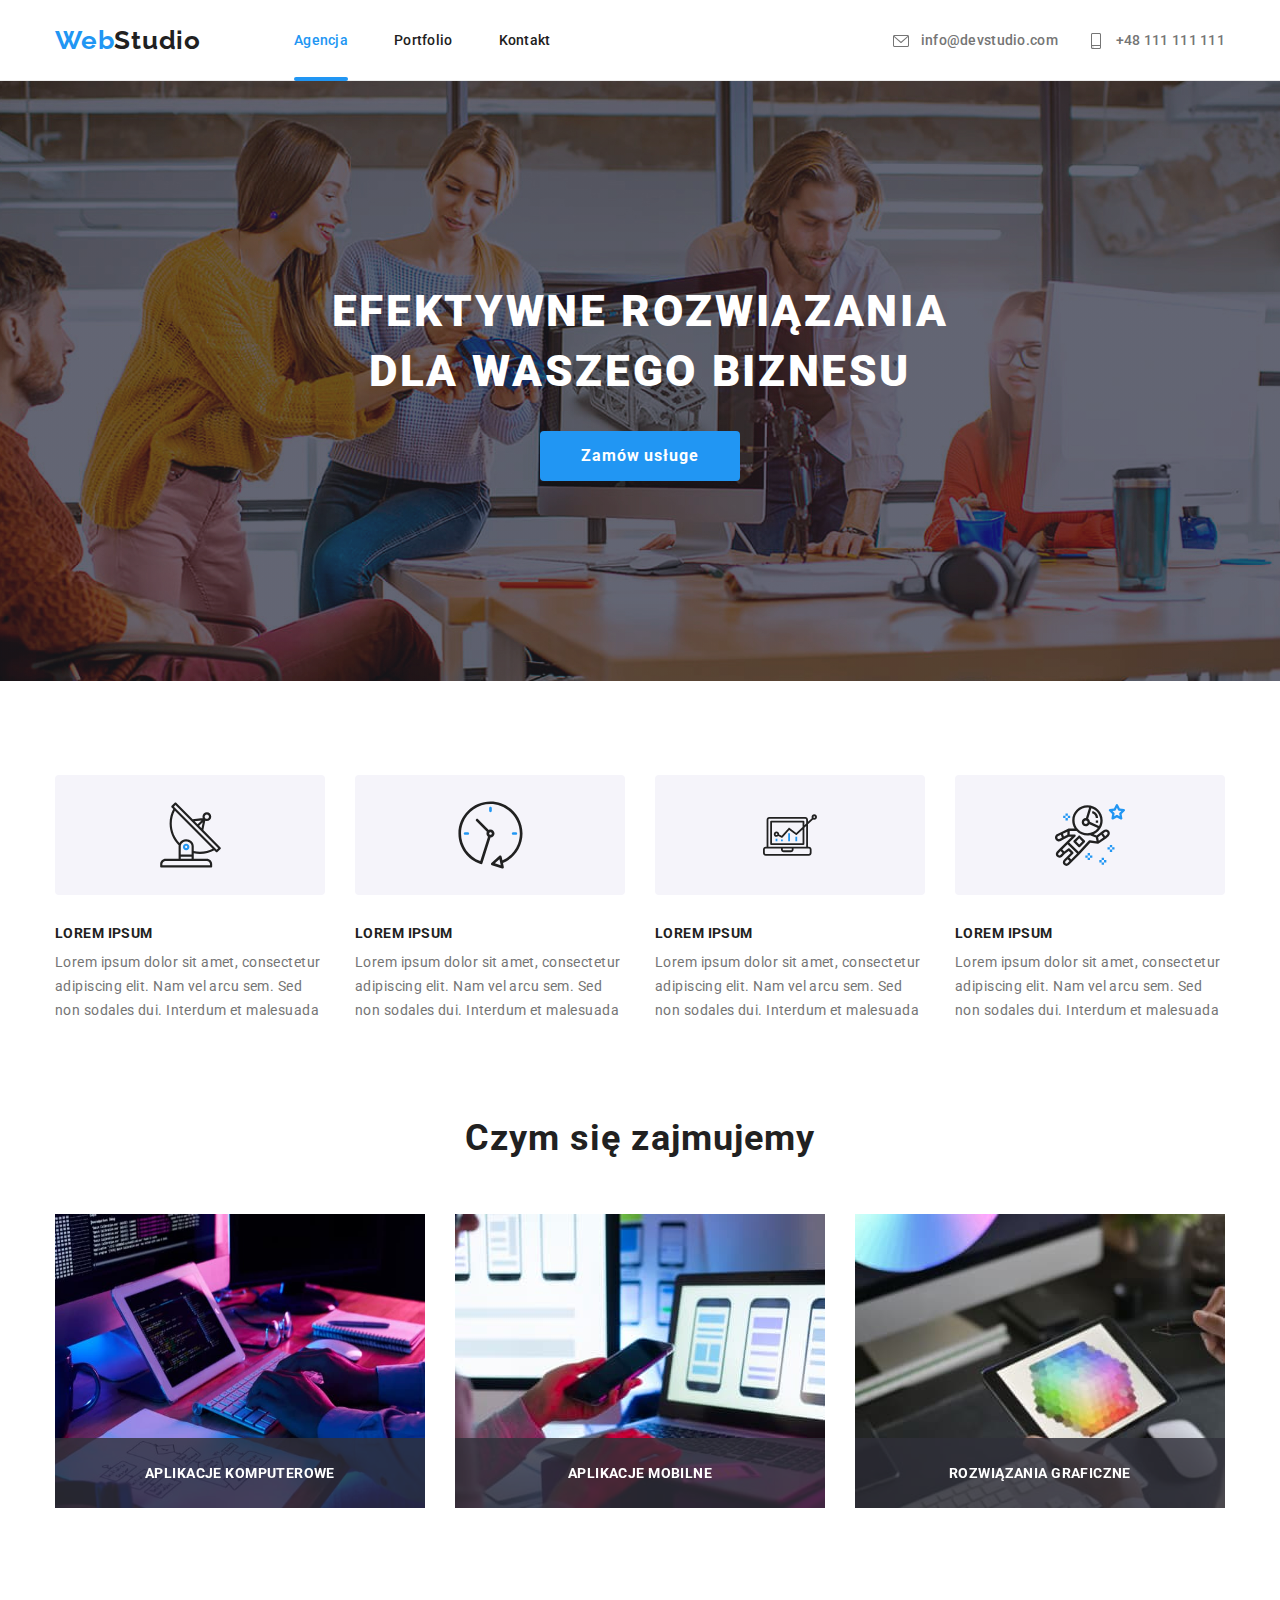
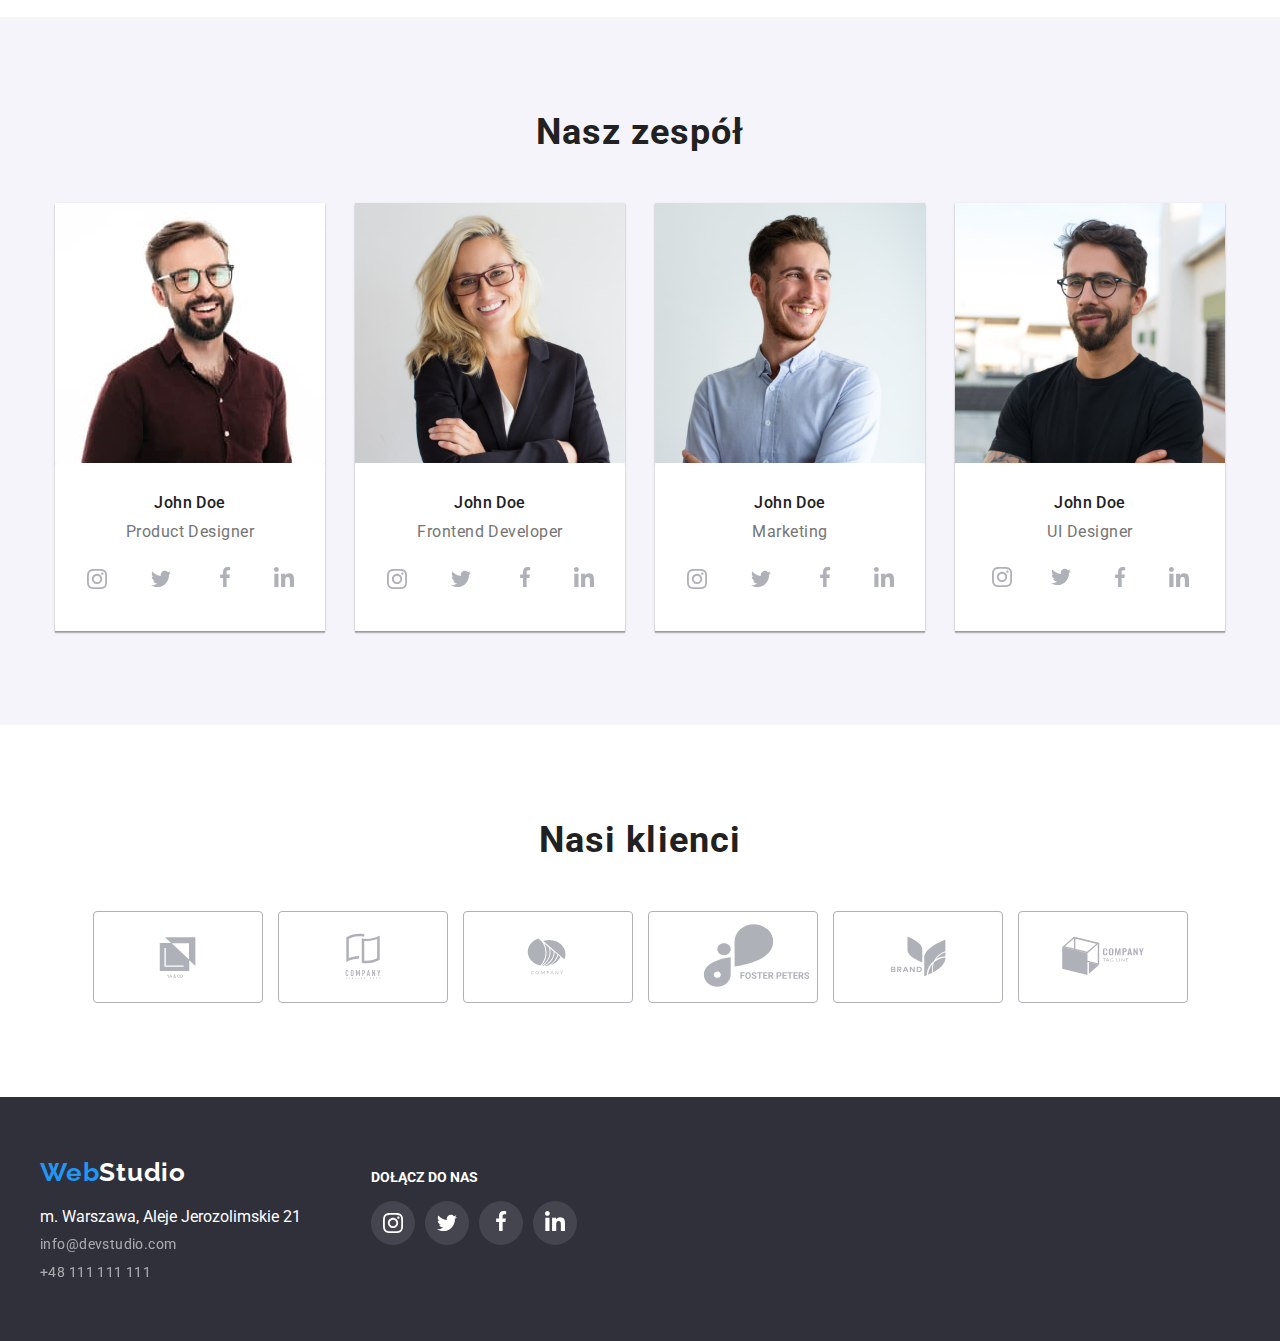
<file: index.html>
<!DOCTYPE html>
<html lang="en">

<head>
  <meta charset="UTF-8" />
  <meta http-equiv="X-UA-Compatible" content="IE=edge" />
  <meta name="viewport" content="width=device-width, initial-scale=1.0" />
  <link rel="stylesheet"
    href="https://cdnjs.cloudflare.com/ajax/libs/modern-normalize/0.7.0/modern-normalize.min.css" />
  <link rel="stylesheet" href="styles/style.css" />
  <link rel="preconnect" href="https://fonts.googleapis.com" />
  <link rel="preconnect" href="https://fonts.gstatic.com" crossorigin />
  <link href="https://fonts.googleapis.com/css2?family=Raleway:wght@700&family=Roboto:wght@400;500;700;900&display=swap"
    rel="stylesheet" />
  <title>WebStudio</title>
</head>

<body>
  <header class="header">
    <div class="container">
      <nav class="navigation">
        <a class="logo-lighttheme" class="header-logo" href="./index.html">Web<span>Studio</span></a>
        <ul class="navigation-links list">
          <li class="item"><a id="current" class="link" href="./index.html">Agencja</a>
          </li>
          <li class="item"><a class="link" href="./portfolio.html">Portfolio</a></li>
          <li class="item"><a class="link" href="#Kontakt">Kontakt</a></li>
        </ul>
      </nav>
      <ul class="contact-links list">
        <li class="item"><a class="link" href="mailto:info@devstudio.com"><svg class="nav-icon" width=20 height=16>
              <use href="./images/icons.svg#icon-envelope"></use>
            </svg><span>info@devstudio.com</span></a></li>
        <li class="item"><a class="link" href="phone:+48111111111"><svg class="nav-icon" width=20 height=16>
              <use href="./images/icons.svg#icon-smartphone"></use>
            </svg>+48 111 111 111</a></li>
      </ul>
    </div>
  </header>
  <main>
    <section class="hero">
      <div class="container">
        <h1 class="hero-header">EFEKTYWNE ROZWIĄZANIA DLA WASZEGO BIZNESU</h1>
        <button class="hero-btn" type="button" data-modal-open>Zamów usługe</button>
    </section>
    <div class="backdrop is-hidden" data-modal>
      <div class="modal"><button class="modal-close" data-modal-close><svg class="close" width="17" heigth="17">
            <use href="./images/icons.svg#icon-close-black"></use>
          </svg></button></div>
    </div>
    </div>
    <section class="main">
      <div class="container">
        <ul class="main-content list">
          <li class="item">
            <div class="iconcont"><svg class="icon" width=65 height=70>
                <use href="./images/icons.svg#icon-antenna">
              </svg></div>
            <h3 class="main-content-header">LOREM IPSUM</h3>
            <p class="main-content-text">
              Lorem ipsum dolor sit amet, consectetur adipiscing elit. Nam vel
              arcu sem. Sed non sodales dui. Interdum et malesuada
            </p>
          </li>
          <li class="item">
            <div class="iconcont"> <svg class="icon" width=67 height=70>
                <use href="./images/icons.svg#icon-clock">
              </svg></div>
            <h3 class="main-content-header">LOREM IPSUM</h3>
            <p class="main-content-text">
              Lorem ipsum dolor sit amet, consectetur adipiscing elit. Nam vel
              arcu sem. Sed non sodales dui. Interdum et malesuada
            </p>
          </li>
          <li class="item">
            <div class="iconcont"> <svg class="icon" width=54 height=70>
                <use href="./images/icons.svg#icon-diagram">
              </svg></div>
            <h3 class="main-content-header">LOREM IPSUM</h3>
            <p class="main-content-text">
              Lorem ipsum dolor sit amet, consectetur adipiscing elit. Nam vel
              arcu sem. Sed non sodales dui. Interdum et malesuada
            </p>
          </li>
          <li class="item">
            <div class="iconcont"> <svg class="icon" width=70 height=70>
                <use href="./images/icons.svg#icon-astronaut">
              </svg></div>
            <h3 class="main-content-header">LOREM IPSUM</h3>
            <p class="main-content-text">
              Lorem ipsum dolor sit amet, consectetur adipiscing elit. Nam vel
              arcu sem. Sed non sodales dui. Interdum et malesuada
            </p>
          </li>
        </ul>
      </div>
    </section>
    <section class="about">
      <div class="container">
        <h2>Czym się zajmujemy</h2>
        <ul class="about-list list">
          <li class="item">
            <img src="./images/about/about1.jpg" alt="hands of a person working on a tablet with a detachable keyboard"
              height="294" width="370" />
            <p class="subtitle">Aplikacje komputerowe</p>
          </li>
          <li class="item">
            <img src="./images/about/about2.jpg" alt="phone held in the hands of the person working at the computer"
              height="294" width="370" />
            <p class="subtitle">Aplikacje mobilne</p>
          </li>
          <li class="item">
            <img src="./images/about/about3.jpg" alt="tablet with color palette held in women's hands" height="294"
              width="370" />
            <p class="subtitle">Rozwiązania graficzne</p>
          </li>
        </ul>
      </div>
    </section>
    <section class="employee">
      <div class="container">
        <h2 class="employee-header">Nasz zespół</h2>
        <ul class="list">
          <li class="item">
            <img src="./images/employers/img-3.jpg" width="270" height="260"
              alt="smiling man in glasses, with a short beard, and in a maroon buttoned shirt" />
            <div class="employee-description">
              <p class="employee-name">John Doe</p>
              <p class="employee-position">Product Designer</p>
              <ul class="social list">
                <li class="social-list"><a class="social-links" href="insta"><svg class="icon" width=20 height=20>
                      <use href="./images/icons.svg#icon-instagram">
                    </svg></a></li>
                <li class="social-list"><a class="social-links" href="tweter"><svg class="icon" width=20 height=20>
                      <use href="./images/icons.svg#icon-tweter">
                    </svg></a></li>
                <li class="social-links"><a href="facebook"><svg class="icon" width=20 height=20>
                      <use href="./images/icons.svg#icon-facebook">
                    </svg></a></li>
                <li class="social-links"><a href="linkedin"><svg class="icon" width=20 height=20>
                      <use href="./images/icons.svg#icon-linkedin">
                    </svg></a></li>
              </ul>
            </div>
          </li>
          <li class="item">
            <img src="./images/employers/img-2.jpg" width="270" height="260"
              alt="smiling woman with long blonde hair, glasses and a darker jacket." />
            <div class="employee-description">
              <p class="employee-name">John Doe</p>
              <p class="employee-position">Frontend Developer</p>
              <ul class="social list">
                <li class="social-list"><a class="social-links" href="insta"><svg class="icon" width=20 height=20>
                      <use href="./images/icons.svg#icon-instagram">
                    </svg></a></li>
                <li class="social-list"><a class="social-links" href="tweter"><svg class="icon" width=20 height=20>
                      <use href="./images/icons.svg#icon-tweter">
                    </svg></a></li>
                <li class="social-links"><a href="facebook"><svg class="icon" width=20 height=20>
                      <use href="./images/icons.svg#icon-facebook">
                    </svg></a></li>
                <li class="social-links"><a href="linkedin"><svg class="icon" width=20 height=20>
                      <use href="./images/icons.svg#icon-linkedin">
                    </svg></a></li>
              </ul>
            </div>
          </li>

          <li class="item">
            <img src="./images/employers/img-1.jpg" width="270" height="260"
              alt="smiling man with short facial hair and blue buttoned shirt" />
            <div class="employee-description">
              <p class="employee-name">John Doe</p>
              <p class="employee-position">Marketing</p>
              <ul class="social list">
                <li class="social-list"><a class="social-links" href="insta"><svg class="icon" width=20 height=20>
                      <use href="./images/icons.svg#icon-instagram">
                    </svg></a></li>
                <li class="social-list"><a class="social-links" href="tweter"><svg class="icon" width=20 height=20>
                      <use href="./images/icons.svg#icon-tweter">
                    </svg></a></li>
                <li class="social-links"><a href="facebook"><svg class="icon" width=20 height=20>
                      <use href="./images/icons.svg#icon-facebook">
                    </svg></a></li>
                <li class="social-links"><a href="linkedin"><svg class="icon" width=20 height=20>
                      <use href="./images/icons.svg#icon-linkedin">
                    </svg></a></li>
              </ul>
            </div>

          </li>

          <li class="item">
            <img src="./images/employers/img.jpg" width="270" height="260"
              alt="smiling man in glasses, with medium facial hair, and in a black T-shirt" />
            <div class="employee-description">
              <p class="employee-name">John Doe</p>
              <p class="employee-position">UI Designer</p>
              <ul class="social list">
                <li class="social-links"><a href="insta"><svg class="icon" width=20 height=20>
                      <use href="./images/icons.svg#icon-instagram">
                    </svg></a></li>
                <li class="social-links"><a href="tweter"><svg class="icon" width=20 height=20>
                      <use href="./images/icons.svg#icon-tweter">
                    </svg></a></li>
                <li class="social-links"><a href="facebook"><svg class="icon" width=20 height=20>
                      <use href="./images/icons.svg#icon-facebook">
                    </svg></a></li>
                <li class="social-links"><a href="linkedin"><svg class="icon" width=20 height=20>
                      <use href="./images/icons.svg#icon-linkedin">
                    </svg></a></li>
              </ul>
            </div>
          </li>
        </ul>

      </div>
    </section>
    <section class="customers">
      <div class="container">
        <h2 class="customers-header">Nasi klienci</h2>
        <ul class="customer-list list">
          <li class="item"><a class="customer-link" href="link"><svg class="icon" width=170 height=92>
                <use href="./images/icons.svg#icon-logo1"></use>
              </svg></a></li>
          <li class="item"><a class="customer-link" href="link"><svg class="icon" width=170 height=92>
                <use href="./images/icons.svg#icon-logo2"></use>
              </svg></a></li>
          <li class="item"><a class="customer-link" href="link"><svg class="icon" width=170 height=92>
                <use href="./images/icons.svg#icon-logo3"></use>
              </svg></a></li>
          <li class="item"><a class="customer-link" href="link"><svg class="icon" width=170 height=92>
                <use href="./images/icons.svg#icon-logo4"></use>
              </svg></a></li>
          <li class="item"><a class="customer-link" href="link"><svg class="icon" width=170 height=92>
                <use href="./images/icons.svg#icon-logo5"></use>
              </svg></a></li>
          <li class="item"><a class="customer-link" href="link"><svg class="icon" width=170 height=92>
                <use href="./images/icons.svg#icon-logo6"></use>
              </svg></a></li>
        </ul>
      </div>
    </section>
  </main>
  <footer class="footer">
    <div class="container">
      <div class="footeraddres">
        <a class="logo-darktheme" href="#mainweb">Web<span>Studio</span></a>
        <ul class="list">
          <li class="item"><a class="footer-adres" href="https://goo.gl/maps/imskWViYpNZ9BuhFA" target="_blank">m.
              Warszawa, Aleje
              Jerozolimskie 21</a></li>
          <li class="item">
            <a class="footer-link" href="mailto:info@devstudio.com">info@devstudio.com</a>
          </li>
          <li class="item"> <a class="footer-link" href="phone:+48111111111">+48 111 111 111</a>
          </li>
        </ul>
      </div>
      <div class="footersocial">
        <p class="footerlinks">DOŁĄCZ DO NAS</p>
        <ul class="social list">
          <li class="social-list"><a class="social-links" href="insta"><svg class="icon" width=20 height=20>
                <use href="./images/icons.svg#icon-instagram">
              </svg></a></li>
          <li class="social-list"><a class="social-links" href="tweter"><svg class="icon" width=20 height=20>
                <use href="./images/icons.svg#icon-tweter">
              </svg></a></li>
          <li class="social-links"><a href="facebook"><svg class="icon" width=20 height=20>
                <use href="./images/icons.svg#icon-facebook">
              </svg></a></li>
          <li class="social-links"><a href="linkedin"><svg class="icon" width=20 height=20>
                <use href="./images/icons.svg#icon-linkedin">
              </svg></a></li>
        </ul>
      </div>
    </div>
  </footer>
  <script src="./modal.js"></script>
</body>

</html>
</file>
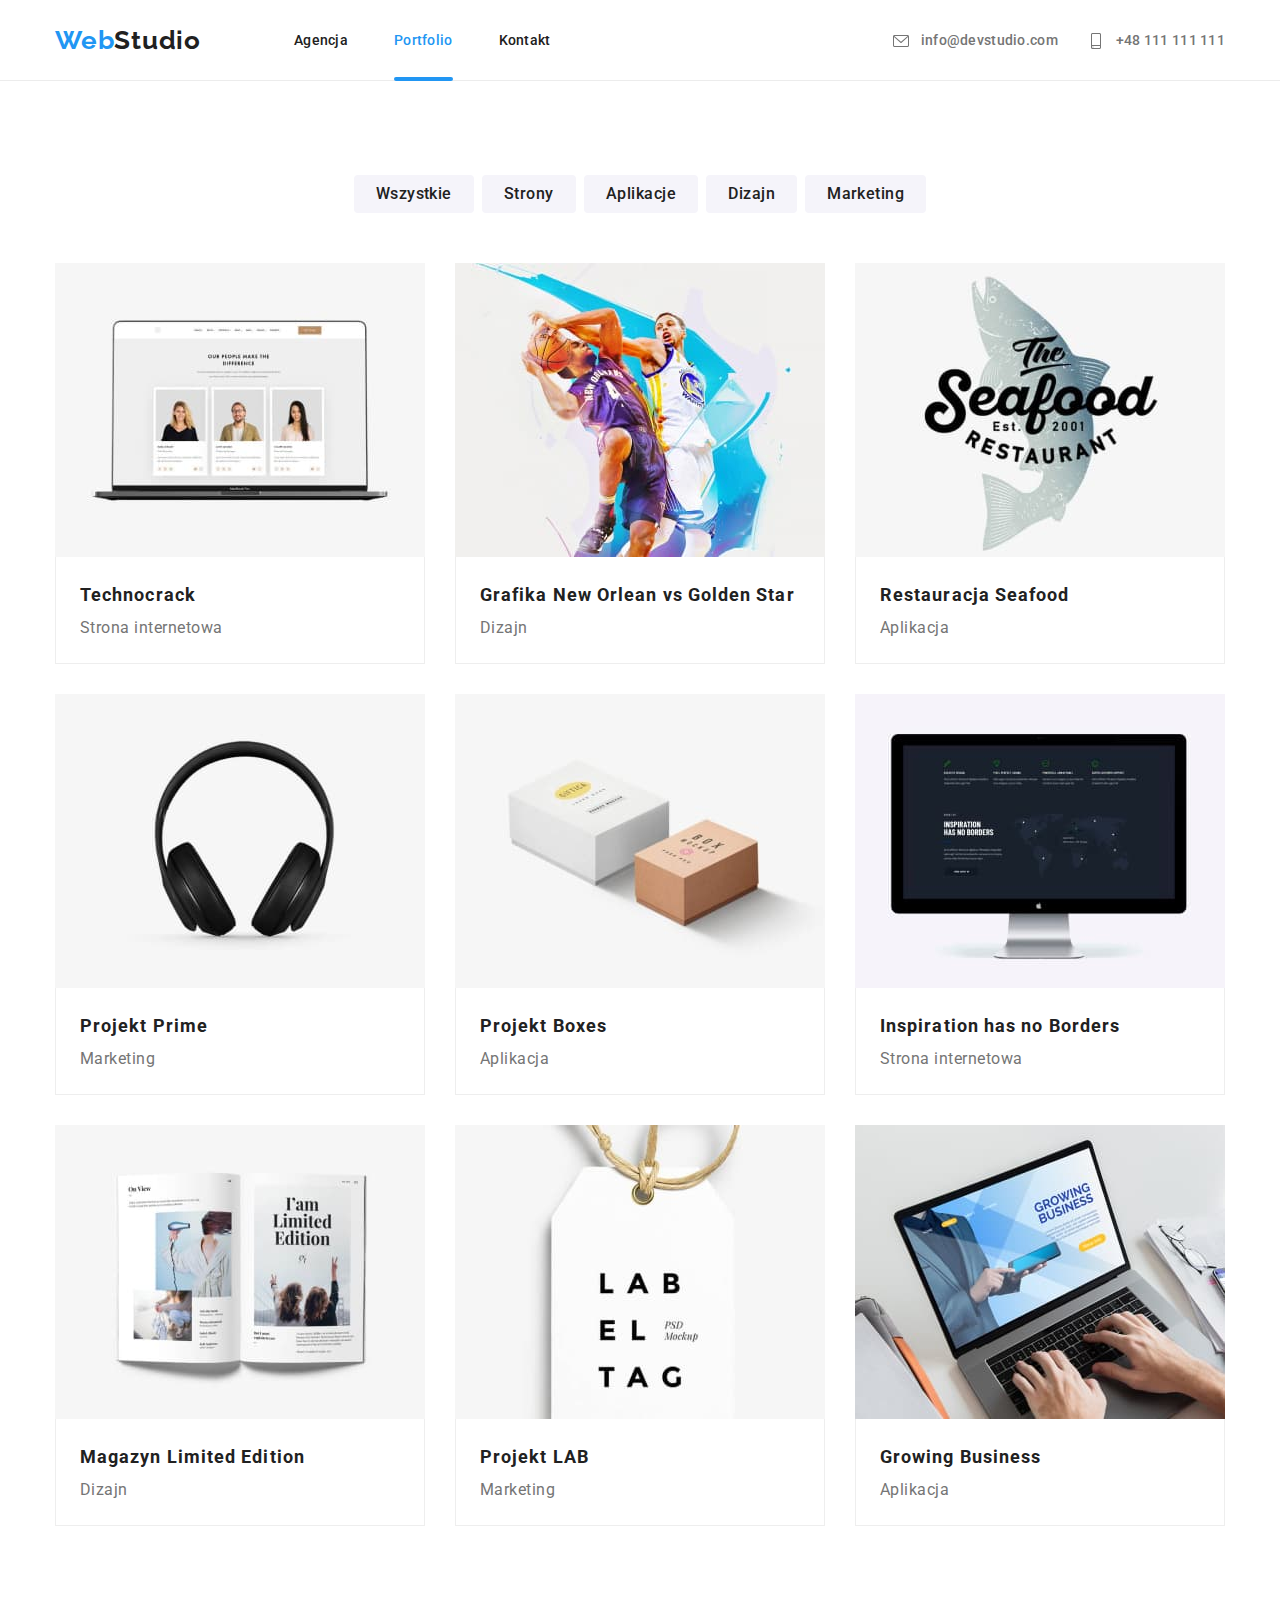
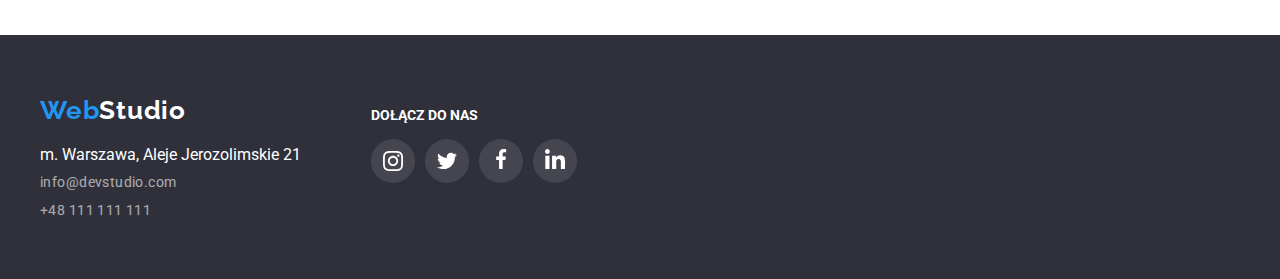
<file: portfolio.html>
<!DOCTYPE html>
<html lang="en">

<head>
  <meta charset="UTF-8" />
  <meta http-equiv="X-UA-Compatible" content="IE=edge" />
  <meta name="viewport" content="width=device-width, initial-scale=1.0" />
  <link rel="stylesheet"
    href="https://cdnjs.cloudflare.com/ajax/libs/modern-normalize/0.7.0/modern-normalize.min.css" />
  <link rel="stylesheet" href="styles/style.css" />
  <link rel="preconnect" href="https://fonts.googleapis.com" />
  <link rel="preconnect" href="https://fonts.gstatic.com" crossorigin />
  <link href="https://fonts.googleapis.com/css2?family=Raleway:wght@700&family=Roboto:wght@400;500;700;900&display=swap"
    rel="stylesheet" />
  <title>Portfolio</title>
</head>

<body>
  <header class="header">
    <div class="container">
      <nav class="navigation">
        <a class="logo-lighttheme" class="header-logo" href="./index.html">Web<span>Studio</span></a>
        <ul class="navigation-links list">
          <li class="item"><a class="link" href="./index.html">Agencja</a>
          </li>
          <li class="item"><a id="current" class="link" href="./portfolio.html">Portfolio</a></li>
          <li class="item"><a class="link" href="#Kontakt">Kontakt</a></li>
        </ul>
      </nav>
      <ul class="contact-links list">
        <li class="item"><a class="link" href="mailto:info@devstudio.com"><svg class="nav-icon" width=20 height=16>
              <use href="./images/icons.svg#icon-envelope"></use>
            </svg><span>info@devstudio.com</span></a></li>
        <li class="item"><a class="link" href="phone:+48111111111"><svg class="nav-icon" width=20 height=16>
              <use href="./images/icons.svg#icon-smartphone"></use>
            </svg>+48 111 111 111</a></li>
      </ul>
    </div>
  </header>
  <main class="galler-nav">
    <div class="container">
      <ul class="galler-nav-list list">
        <li class="item"><button class="gallery-btn" type="button">Wszystkie</button></li>
        <li class="item"><button class="gallery-btn" type="button">Strony</button></li>
        <li class="item"><button class="gallery-btn" type="button">Aplikacje</button></li>
        <li class="item"><button class="gallery-btn" type="button">Dizajn</button></li>
        <li class="item"><button class="gallery-btn" type="button">Marketing</button></li>
      </ul>
    </div>
    <h1 hidden>Galeria zdjęć</h1>
    <section class="gallery">
      <div class="container">
        <ul class="gallery-list list">
          <li class="item">
            <div class="overlay-container">
              <img src="./images/portfolio/img.jpg" width="370" height="294" alt="laptop z otwartą stroną intenetową" />
              <div class="overlay">
                <p>Technocrack jest popularną platformą wykorzystywaną do rozpowszechniania koronawirusa. Firmy
                  wykorzystują tę platformę do celów szpiegowskich i ataków na niezabezpieczone serwery konkurencji</p>
              </div>
            </div>
            <div class="gallery-subtitle-wraper">
              <p class="gallery-list-title">Technocrack</p>
              <p class="gallery-list-subtitle">Strona internetowa</p>
            </div>
          </li>
          <li class="item">
            <div class="overlay-container">
              <img src="./images/portfolio/img1.jpg" width="370" height="294"
                alt="2 graczy koszykówki walczących o piłkę na abstrakcyjnym tle" />
              <div class="overlay">
                <p>Lorem ipsum dolor sit amet consectetur adipisicing elit. Nam, quia. Qui omnis libero adipisci velit
                  aspernatur dolor eaque blanditiis similique, neque itaque, harum quae nesciunt officiis dolore ullam
                  eveniet! Ullam!</div>
            </div>
            <div class="gallery-subtitle-wraper">
              <p class="gallery-list-title">Grafika New Orlean vs Golden Star</p>
              <p class="gallery-list-subtitle">Dizajn</p>
            </div>
          </li>
          <li class="item">
            <div class="overlay-container">
              <img src="./images/portfolio/img2.jpg" width="370" height="294"
                alt="logo restauacji seafood, rysunkowa ryba" />
              <div class="overlay">
                <p>Lorem ipsum dolor sit amet consectetur adipisicing elit. Nam, quia. Qui omnis libero adipisci velit
                  aspernatur dolor eaque blanditiis similique, neque itaque, harum quae nesciunt officiis dolore ullam
                  eveniet! Ullam! </div>
            </div>
            <div class="gallery-subtitle-wraper">
              <p class="gallery-list-title">Restauracja Seafood</p>
              <p class="gallery-list-subtitle">Aplikacja</p>
            </div>
          </li>
          <li class="item">
            <div class="overlay-container">
              <img src="./images/portfolio/img3.jpg" width="370" height="294" alt="czarne słuchawki" />
              <div class="overlay">
                <p>Lorem ipsum dolor sit amet consectetur adipisicing elit. Nam, quia. Qui omnis libero adipisci velit
                  aspernatur dolor eaque blanditiis similique, neque itaque, harum quae nesciunt officiis dolore ullam
                  eveniet! Ullam!  </div>
            </div>
            <div class="gallery-subtitle-wraper">
              <p class="gallery-list-title">Projekt Prime</p>
              <p class="gallery-list-subtitle">Marketing</p>
            </div>
          </li>
          <li class="item">
            <div class="overlay-container">
              <img src="./images/portfolio/img4.jpg" width="370" height="294"
                alt="2 pudełka, białe i brązowe z logo firmy" />
              <div class="overlay">
                <p>Lorem ipsum dolor sit amet consectetur adipisicing elit. Nam, quia. Qui omnis libero adipisci velit
                  aspernatur dolor eaque blanditiis similique, neque itaque, harum quae nesciunt officiis dolore ullam
                  eveniet! Ullam! </div>
            </div>
            <div class="gallery-subtitle-wraper">
              <p class="gallery-list-title">Projekt Boxes</p>
              <p class="gallery-list-subtitle">Aplikacja</p>
            </div>
          </li>
          <li class="item">
            <div class="overlay-container">
              <img src="./images/portfolio/img5.jpg" width="370" height="294"
                alt="monitor komutera z wyświetlaną stroną internetową" />
              <div class="overlay">
                <p>Lorem ipsum dolor sit amet consectetur adipisicing elit. Nam, quia. Qui omnis libero adipisci velit
                  aspernatur dolor eaque blanditiis similique, neque itaque, harum quae nesciunt officiis dolore ullam
                  eveniet! Ullam!</div>
            </div>
            <div class="gallery-subtitle-wraper">
              <p class="gallery-list-title">Inspiration has no Borders</p>
              <p class="gallery-list-subtitle">Strona internetowa</p>
            </div>
          </li>
          <li class="item">
            <div class="overlay-container">
              <img src="./images/portfolio/img6.jpg" width="370" height="294" alt="otwarty katalog z artykułami" />
              <div class="overlay">
                <p>Lorem ipsum dolor sit amet consectetur adipisicing elit. Nam, quia. Qui omnis libero adipisci velit
                  aspernatur dolor eaque blanditiis similique, neque itaque, harum quae nesciunt officiis dolore ullam
                  eveniet! Ullam!</div>
            </div>
            <div class="gallery-subtitle-wraper">
              <p class="gallery-list-title">Magazyn Limited Edition</p>
              <p class="gallery-list-subtitle">Dizajn</p>
            </div>
          </li>
          <li class="item">
            <div class="overlay-container">
              <img src="./images/portfolio/img7.jpg" width="370" height="294" alt="zawieszka z napisem labeltag" />
              <div class="overlay">
                <p>Lorem ipsum dolor sit amet consectetur adipisicing elit. Nam, quia. Qui omnis libero adipisci velit
                  aspernatur dolor eaque blanditiis similique, neque itaque, harum quae nesciunt officiis dolore ullam
                  eveniet! Ullam!</div>
            </div>
            <div class="gallery-subtitle-wraper">
              <p class="gallery-list-title">Projekt LAB</p>
              <p class="gallery-list-subtitle">Marketing</p>
            </div>
          </li>
          <li class="item">
            <div class="overlay-container">
              <img src="./images/portfolio/img8.jpg" width="370" height="294"
                alt="laptop z otwartą biznesową stroną internetową" />
              <div class="overlay">
                <p>Lorem ipsum dolor sit amet consectetur adipisicing elit. Nam, quia. Qui omnis libero adipisci velit
                  aspernatur dolor eaque blanditiis similique, neque itaque, harum quae nesciunt officiis dolore ullam
                  eveniet! Ullam!</p>
              </div>
            </div>
            <div class="gallery-subtitle-wraper">
              <p class="gallery-list-title">Growing Business</p>
              <p class="gallery-list-subtitle">Aplikacja</p>
            </div>
          </li>
        </ul>
      </div>
    </section>
  </main>
  <footer class="footer">
    <div class="container">
      <div class="footeraddres">
        <a class="logo-darktheme" href="#mainweb">Web<span>Studio</span></a>
        <ul class="list">
          <li class="item"><a class="footer-adres" href="https://goo.gl/maps/imskWViYpNZ9BuhFA" target="_blank">m.
              Warszawa, Aleje
              Jerozolimskie 21</a></li>
          <li class="item">
            <a class="footer-link" href="mailto:info@devstudio.com">info@devstudio.com</a>
          </li>
          <li class="item"> <a class="footer-link" href="phone:+48111111111">+48 111 111 111</a>
          </li>
        </ul>
      </div>
      <div class="footersocial">
        <p class="footerlinks">DOŁĄCZ DO NAS</p>
        <ul class="social list">
          <li class="social-list"><a class="social-links" href="insta"><svg class="icon" width=20 height=20>
                <use href="./images/icons.svg#icon-instagram">
              </svg></a></li>
          <li class="social-list"><a class="social-links" href="tweter"><svg class="icon" width=20 height=20>
                <use href="./images/icons.svg#icon-tweter">
              </svg></a></li>
          <li class="social-links"><a href="facebook"><svg class="icon" width=20 height=20>
                <use href="./images/icons.svg#icon-facebook">
              </svg></a></li>
          <li class="social-links"><a href="linkedin"><svg class="icon" width=20 height=20>
                <use href="./images/icons.svg#icon-linkedin">
              </svg></a></li>
        </ul>
      </div>
    </div>
  </footer>
</body>

</html>
</file>
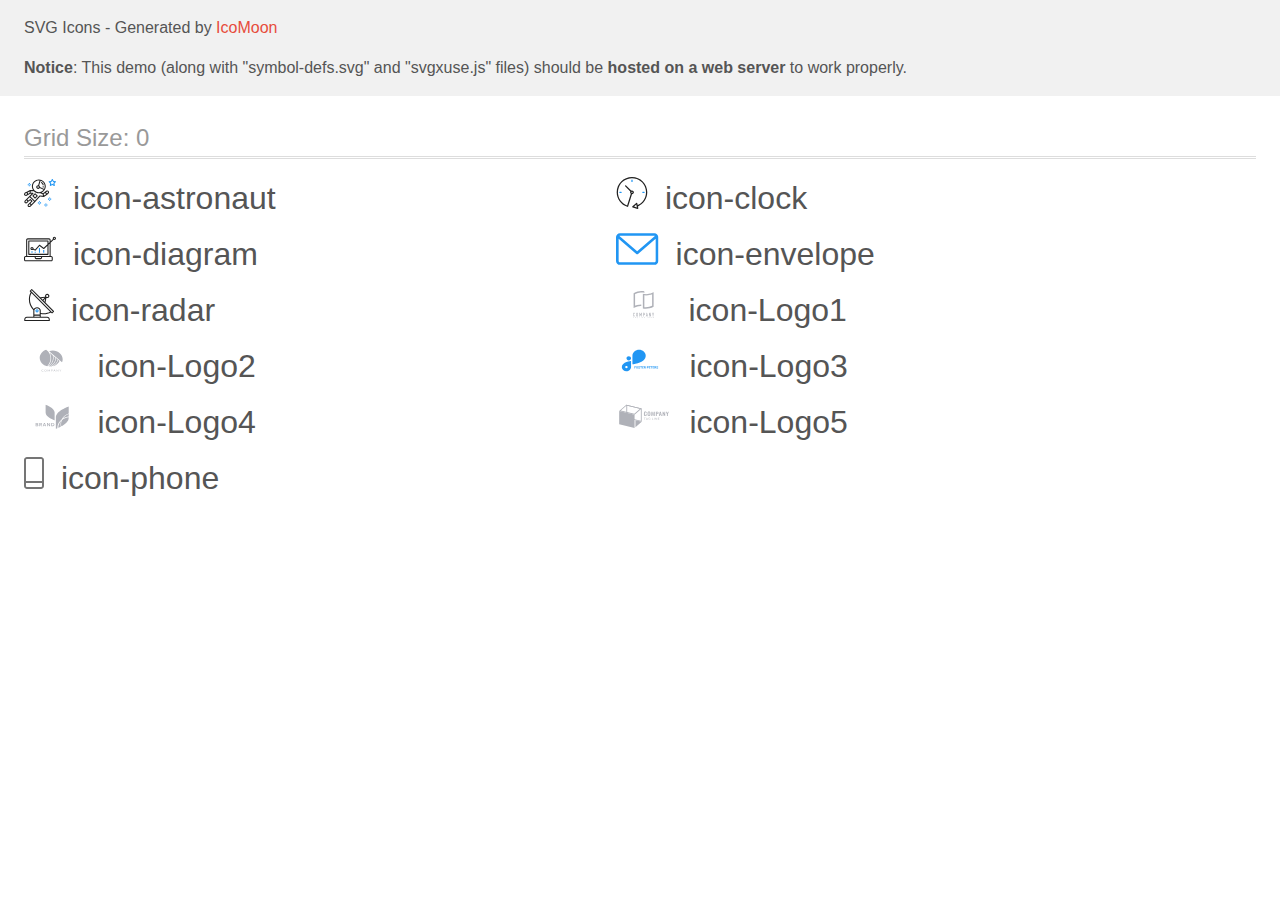
<file: images/icons/demo-external-svg.html>
<!doctype html>
<html>
<head>
    <title>IcoMoon - SVG Icons</title>
    <meta charset="utf-8">
    <meta name="viewport" content="width=device-width, initial-scale=1">
    <link rel="stylesheet" href="demo-files/demo.css">
    <link rel="stylesheet" href="style.css">
</head>
<body>
<header class="bgc1 clearfix">
<div class="mhl">
    <p>SVG Icons - Generated by <a href="https://icomoon.io/app">IcoMoon</a></p><p><strong>Notice</strong>: This demo (along with "symbol-defs.svg" and "svgxuse.js" files) should be <b>hosted on a web server</b> to work properly.</p>
</div>
</header>
    <div class="clearfix mhl ptl">
        <h1 class="mvm mtn fgc1">Grid Size: 0</h1>
        <div class="glyph fs1">
            <div class="clearfix pbs">
                <svg class="icon icon-astronaut"><use xlink:href="symbol-defs.svg#icon-astronaut"></use></svg><span class="name"> icon-astronaut</span>
            </div>
        </div>
        <div class="glyph fs1">
            <div class="clearfix pbs">
                <svg class="icon icon-clock"><use xlink:href="symbol-defs.svg#icon-clock"></use></svg><span class="name"> icon-clock</span>
            </div>
        </div>
        <div class="glyph fs1">
            <div class="clearfix pbs">
                <svg class="icon icon-diagram"><use xlink:href="symbol-defs.svg#icon-diagram"></use></svg><span class="name"> icon-diagram</span>
            </div>
        </div>
        <div class="glyph fs1">
            <div class="clearfix pbs">
                <svg class="icon icon-envelope"><use xlink:href="symbol-defs.svg#icon-envelope"></use></svg><span class="name"> icon-envelope</span>
            </div>
        </div>
        <div class="glyph fs1">
            <div class="clearfix pbs">
                <svg class="icon icon-radar"><use xlink:href="symbol-defs.svg#icon-radar"></use></svg><span class="name"> icon-radar</span>
            </div>
        </div>
        <div class="glyph fs1">
            <div class="clearfix pbs">
                <svg class="icon icon-Logo1"><use xlink:href="symbol-defs.svg#icon-Logo1"></use></svg><span class="name"> icon-Logo1</span>
            </div>
        </div>
        <div class="glyph fs1">
            <div class="clearfix pbs">
                <svg class="icon icon-Logo2"><use xlink:href="symbol-defs.svg#icon-Logo2"></use></svg><span class="name"> icon-Logo2</span>
            </div>
        </div>
        <div class="glyph fs1">
            <div class="clearfix pbs">
                <svg class="icon icon-Logo3"><use xlink:href="symbol-defs.svg#icon-Logo3"></use></svg><span class="name"> icon-Logo3</span>
            </div>
        </div>
        <div class="glyph fs1">
            <div class="clearfix pbs">
                <svg class="icon icon-Logo4"><use xlink:href="symbol-defs.svg#icon-Logo4"></use></svg><span class="name"> icon-Logo4</span>
            </div>
        </div>
        <div class="glyph fs1">
            <div class="clearfix pbs">
                <svg class="icon icon-Logo5"><use xlink:href="symbol-defs.svg#icon-Logo5"></use></svg><span class="name"> icon-Logo5</span>
            </div>
        </div>
        <div class="glyph fs1">
            <div class="clearfix pbs">
                <svg class="icon icon-phone"><use xlink:href="symbol-defs.svg#icon-phone"></use></svg><span class="name"> icon-phone</span>
            </div>
        </div>
  </div>
<script defer src="svgxuse.js"></script>
</body>
</html>
</file>
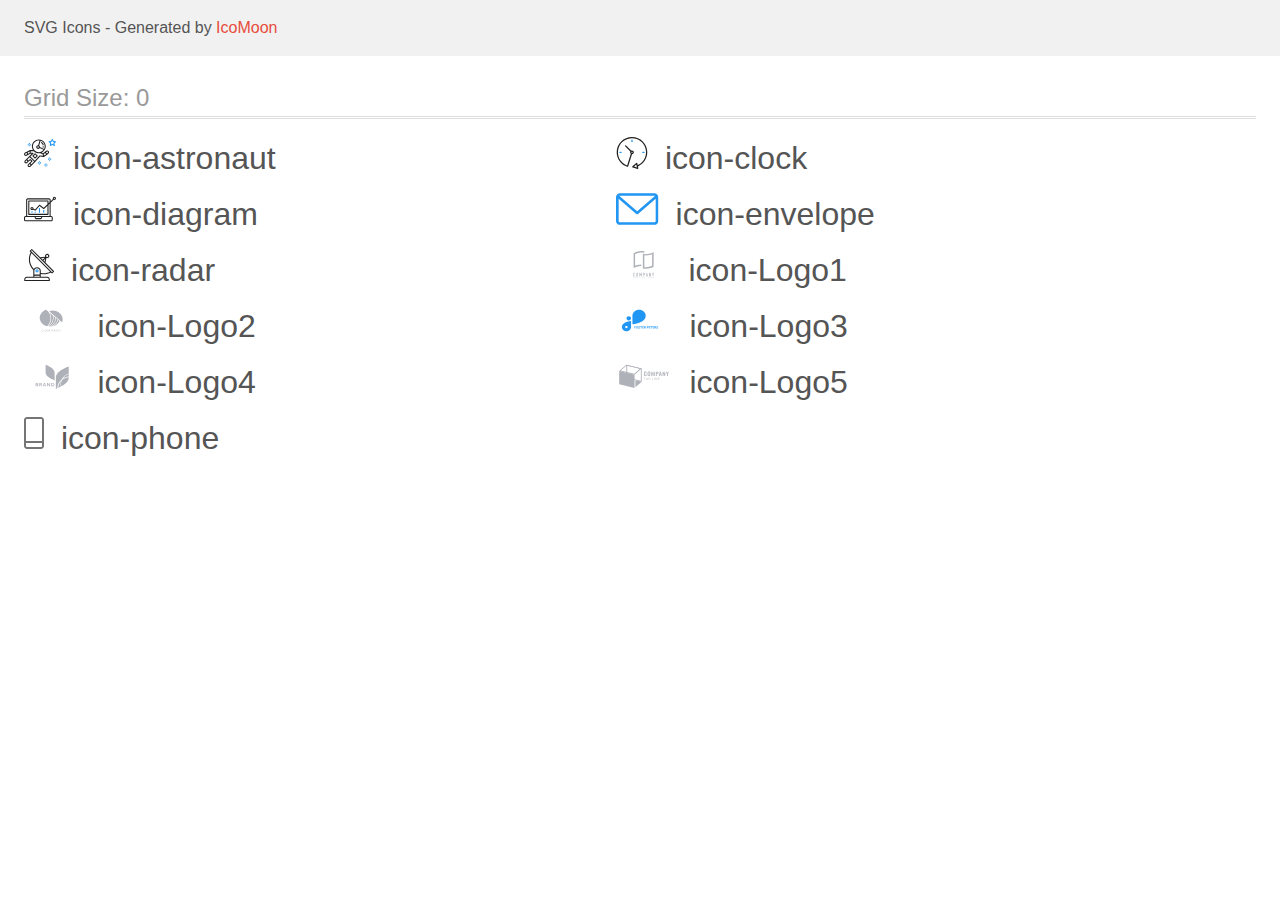
<file: images/icons/demo.html>
<!doctype html>
<html>
<head>
    <title>IcoMoon - SVG Icons</title>
    <meta charset="utf-8">
    <meta name="viewport" content="width=device-width, initial-scale=1">
    <link rel="stylesheet" href="demo-files/demo.css">
    <link rel="stylesheet" href="style.css">
</head>
<body>
<svg aria-hidden="true" style="position: absolute; width: 0; height: 0; overflow: hidden;" version="1.1" xmlns="http://www.w3.org/2000/svg" xmlns:xlink="http://www.w3.org/1999/xlink">
<defs>
<symbol id="icon-astronaut" viewBox="0 0 32 32">
<path fill="#2196f3" style="fill: var(--color1, #2196f3)" d="M31.974 4.524c-0.064-0.191-0.227-0.332-0.427-0.362l-0.003-0-1.911-0.278-0.855-1.731c-0.179-0.365-0.777-0.365-0.956 0l-0.855 1.731-1.911 0.278c-0.26 0.039-0.457 0.26-0.457 0.528 0 0.15 0.062 0.285 0.161 0.382l1.383 1.348-0.326 1.903c-0.034 0.2 0.048 0.402 0.212 0.522 0.166 0.12 0.383 0.135 0.562 0.040l1.709-0.899 1.709 0.899c0.072 0.038 0.157 0.061 0.247 0.061 0.295 0 0.534-0.239 0.534-0.534 0-0.031-0.003-0.062-0.008-0.092l0 0.003-0.326-1.903 1.383-1.348c0.099-0.097 0.161-0.233 0.161-0.382 0-0.059-0.009-0.115-0.027-0.168l0.001 0.004zM29.511 5.851c-0.126 0.122-0.183 0.299-0.153 0.472l0.191 1.114-1-0.526c-0.072-0.039-0.158-0.062-0.249-0.062s-0.177 0.023-0.252 0.063l0.003-0.001-1 0.526 0.191-1.114c0.005-0.027 0.008-0.059 0.008-0.091 0-0.149-0.061-0.285-0.16-0.381l-0-0-0.811-0.789 1.119-0.163c0.174-0.025 0.324-0.134 0.402-0.292l0.5-1.013 0.5 1.013c0.078 0.158 0.228 0.267 0.402 0.292l1.119 0.162-0.809 0.79zM26.134 20.522h-1.067v1.067h1.067v-1.067zM26.134 22.656h-1.067v1.066h1.067v-1.066zM27.2 21.589h-1.067v1.067h1.067v-1.067zM25.067 21.589h-1.067v1.067h1.067v-1.067zM22.4 26.389h-1.067v1.067h1.067v-1.067zM22.4 28.523h-1.067v1.067h1.067v-1.067zM23.467 27.456h-1.067v1.067h1.067v-1.067zM21.334 27.456h-1.067v1.067h1.067v-1.067zM16 24.256h-1.066v1.067h1.066v-1.067zM16 26.389h-1.066v1.067h1.066v-1.067zM17.067 25.322h-1.067v1.067h1.067v-1.067zM14.934 25.322h-1.067v1.067h1.067v-1.067zM5.867 6.122h-1.066v1.066h1.066v-1.066zM5.867 8.256h-1.066v1.066h1.066v-1.066zM6.933 7.189h-1.067v1.067h1.066v-1.067zM4.8 7.189h-1.067v1.067h1.067v-1.067z"></path>
<path fill="#212121" style="fill: var(--color2, #212121)" d="M24.715 14.16c-0.28-0.376-0.698-0.636-1.179-0.703l-0.009-0.001c-0.076-0.012-0.164-0.018-0.254-0.018-0.411 0-0.789 0.139-1.090 0.373l0.004-0.003-1.253 0.96-1.898 1.417-1.358-0.541c2.421-1.086 4.113-3.508 4.113-6.32 0-3.823-3.122-6.934-6.961-6.934s-6.961 3.11-6.961 6.934c0 1.386 0.415 2.674 1.12 3.759l-2.768-0.024c-0.009 0-0.016 0.005-0.023 0.005-0.057 0.003-0.11 0.014-0.159 0.033l0.004-0.001c-0.013 0.005-0.026 0.007-0.038 0.013-0.006 0.003-0.013 0.003-0.019 0.006l-3.233 1.596c-0 0-0.001 0-0.001 0.001l-1.893 0.91c-0.024 0.011-0.045 0.023-0.064 0.036l0.001-0.001c-0.482 0.324-0.795 0.867-0.795 1.483 0 0.297 0.073 0.577 0.201 0.823l-0.005-0.010c0.22 0.424 0.592 0.742 1.043 0.885l0.013 0.003c0.161 0.053 0.345 0.083 0.537 0.083 0.308 0 0.598-0.078 0.851-0.216l-0.009 0.005 1.388-0.738 2.264-1.169 1.357-0.008-5.442 5.415c0 0.001-0.001 0.001-0.001 0.001l-1.339 1.333c-0.303 0.299-0.491 0.714-0.491 1.173 0 0.002 0 0.003 0 0.005v-0c0.002 0.919 0.748 1.664 1.667 1.664 0.001 0 0.002 0 0.002 0h-0c0.428 0 0.854-0.162 1.18-0.485l1.314-1.309 1.741-1.3 0.901 0.897-3.102 3.088c-0.303 0.299-0.491 0.715-0.491 1.174 0 0.001 0 0.003 0 0.004v-0c0 0.445 0.174 0.864 0.49 1.179 0.302 0.3 0.717 0.485 1.176 0.485 0.001 0 0.002 0 0.003 0h-0c0.427 0 0.855-0.162 1.18-0.485l4.488-4.472c0.007-0.006 0.016-0.009 0.022-0.016l5.166-5.658 3.471 0.494c0.025 0.004 0.050 0.006 0.075 0.006 0.064 0 0.127-0.016 0.187-0.038 0.017-0.006 0.032-0.015 0.049-0.023 0.019-0.010 0.039-0.015 0.058-0.027l3.213-2.133c0.012-0.008 0.018-0.021 0.029-0.030 0.013-0.010 0.029-0.014 0.041-0.026l1.271-1.191c0.348-0.326 0.564-0.787 0.564-1.3 0-0.4-0.132-0.769-0.355-1.066l0.003 0.005zM2.13 17.77c-0.098 0.054-0.215 0.086-0.34 0.086-0.078 0-0.153-0.013-0.224-0.036l0.005 0.001c-0.294-0.093-0.504-0.364-0.504-0.683 0-0.236 0.114-0.445 0.29-0.575l0.002-0.001 1.314-0.632 0.316 0.924 0.133 0.389-0.992 0.527zM5.627 15.942l-1.548 0.8-0.255-0.746-0.184-0.537 2.027-1.001-0.040 1.484zM20.727 9.322c0 0.918-0.219 1.785-0.599 2.56l-4.181-1.899c-0.044-0.575-0.342-1.072-0.782-1.384l-0.006-0.004 1.464-4.86c2.377 0.756 4.104 2.974 4.104 5.588zM8.938 9.322c0-3.235 2.644-5.867 5.894-5.867 0.253 0 0.5 0.022 0.745 0.053l-1.432 4.753c-0.019 0-0.037-0.006-0.057-0.006-0 0-0.001 0-0.001 0-1.032 0-1.869 0.835-1.872 1.867v0c0.003 1.031 0.84 1.867 1.872 1.867 0 0 0 0 0.001 0h-0c0.695 0 1.295-0.383 1.618-0.944l3.863 1.755c-1.075 1.446-2.795 2.389-4.737 2.389-3.25 0-5.894-2.632-5.894-5.867zM14.895 10.122c0 0.441-0.362 0.8-0.806 0.8-0 0-0.001 0-0.001 0-0.443 0-0.802-0.358-0.804-0.8v-0c0-0.441 0.361-0.8 0.806-0.8s0.806 0.359 0.806 0.8zM2.464 25.146c-0.11 0.109-0.261 0.176-0.428 0.176s-0.317-0.067-0.427-0.175l0 0c-0.109-0.108-0.176-0.257-0.176-0.422s0.067-0.314 0.176-0.422l0-0 0.962-0.959 0.852 0.848-0.959 0.955zM5.678 28.88c-0.11 0.109-0.261 0.176-0.428 0.176s-0.317-0.067-0.427-0.175l0 0c-0.109-0.108-0.176-0.257-0.176-0.422s0.067-0.314 0.176-0.422l0-0 0.963-0.959 0.852 0.848-0.96 0.955zM9.16 25.411l-0.001 0.001-1.765 1.76-0.852-0.848 1.765-1.757c0.040-0.040 0.065-0.088 0.090-0.136 0.007-0.014 0.020-0.026 0.026-0.040 0.016-0.041 0.019-0.085 0.026-0.128 0.003-0.025 0.014-0.048 0.014-0.073 0-0.035-0.013-0.070-0.020-0.105-0.006-0.032-0.006-0.064-0.019-0.096-0.025-0.053-0.055-0.098-0.092-0.138l0 0c-0.010-0.012-0.014-0.027-0.025-0.038h-0.001s0-0.001-0.001-0.002l-1.607-1.6c-0.017-0.017-0.039-0.024-0.058-0.038-0.025-0.021-0.054-0.040-0.084-0.057l-0.003-0.001c-0.026-0.013-0.058-0.023-0.090-0.031l-0.003-0.001c-0.030-0.009-0.065-0.017-0.101-0.020l-0.002-0c-0.007-0-0.015-0.001-0.023-0.001-0.026 0-0.051 0.002-0.075 0.005l0.003-0c-0.036 0.005-0.069 0.009-0.104 0.021-0.036 0.013-0.067 0.028-0.096 0.046l0.002-0.001c-0.020 0.011-0.043 0.015-0.061 0.029l-1.774 1.324-0.901-0.897 2.399-2.386 4.36 4.289-0.928 0.919zM15.979 18.394c-0.016-0.002-0.030 0.004-0.046 0.003-0.008-0-0.017-0.001-0.027-0.001-0.031 0-0.062 0.003-0.092 0.008l0.003-0c-0.070 0.011-0.132 0.035-0.187 0.070l0.002-0.001c-0.031 0.019-0.058 0.039-0.083 0.062l0-0c-0.013 0.011-0.028 0.016-0.040 0.029l-4.698 5.146-4.328-4.256 2.833-2.818c0.096-0.097 0.156-0.23 0.156-0.377 0-0.295-0.239-0.534-0.534-0.534-0.001 0-0.001 0-0.002 0h0l-2.219 0.013 0.028-1.607 3.104 0.027c1.264 1.297 3.027 2.101 4.978 2.101 0.001 0 0.002 0 0.003 0h-0c0.438 0 0.864-0.046 1.28-0.122 0.040 0.032 0.080 0.064 0.129 0.085l2.41 0.96 0.152 0.759 0.178 0.885-3.003-0.427zM20.020 18.572l-0.313-1.558 1.446-1.080 0.946 1.257-2.080 1.381zM23.773 15.741l-0.837 0.785-0.931-1.237 0.831-0.637c0.155-0.119 0.351-0.168 0.543-0.143 0.193 0.027 0.364 0.128 0.48 0.284 0.088 0.117 0.141 0.265 0.141 0.426 0 0.206-0.087 0.391-0.226 0.521l-0 0z"></path>
<path fill="#212121" style="fill: var(--color2, #212121)" d="M13.602 18.544l-2.143-2.134c-0.096-0.096-0.229-0.155-0.376-0.155s-0.28 0.059-0.376 0.155l-2.143 2.133c-0.097 0.097-0.156 0.23-0.156 0.378s0.060 0.281 0.156 0.378l-0-0 2.142 2.134c0.096 0.096 0.229 0.156 0.376 0.156s0.28-0.059 0.376-0.156v0l2.143-2.134c0.097-0.097 0.157-0.23 0.157-0.378s-0.060-0.281-0.157-0.378l-0-0zM11.083 20.303l-1.387-1.381 1.386-1.381 1.387 1.381-1.387 1.381zM17.164 5.071l-0.258 1.036c0.071 0.018 1.738 0.452 1.738 2.149h1.067c0-2.017-1.666-2.965-2.547-3.184zM19.711 9.322h-1.067v1.066h1.067v-1.066z"></path>
</symbol>
<symbol id="icon-clock" viewBox="0 0 32 32">
<path fill="#212121" style="fill: var(--color2, #212121)" d="M31.296 15.301c-0.001-8.452-6.855-15.303-15.308-15.301s-15.303 6.855-15.301 15.308c0.002 6.788 4.422 12.543 10.541 14.545l0.108 0.031c0.061 0.019 0.123 0.029 0.187 0.029 0.12 0 0.238-0.032 0.342-0.094 0.135-0.080 0.236-0.207 0.283-0.357l3.865-12.25c1.054-0.004 1.906-0.859 1.906-1.913 0-1.056-0.856-1.913-1.913-1.913-0.303 0-0.59 0.071-0.845 0.196l0.011-0.005-5.106-5.107c-0.114-0.11-0.271-0.179-0.443-0.179-0.352 0-0.638 0.286-0.638 0.638 0 0.172 0.068 0.328 0.179 0.443l-0-0 5.103 5.109c-0.121 0.241-0.191 0.525-0.191 0.826 0 0.602 0.283 1.137 0.723 1.48l0.004 0.003-3.682 11.673c-7.278-2.681-11.004-10.754-8.324-18.032s10.754-11.004 18.032-8.323c7.278 2.681 11.004 10.754 8.323 18.032-1.345 3.581-4.003 6.406-7.374 7.938l-0.088 0.036-0.398-1.874c-0.063-0.291-0.318-0.506-0.624-0.506-0.164 0-0.313 0.062-0.426 0.163l0.001-0.001-3.837 3.426c-0.132 0.117-0.214 0.287-0.214 0.477 0 0.283 0.185 0.524 0.441 0.606l0.005 0.001 4.899 1.563c0.058 0.020 0.126 0.031 0.196 0.031 0.352 0 0.637-0.285 0.637-0.637 0-0.047-0.005-0.093-0.015-0.138l0.001 0.004-0.391-1.839c5.528-2.374 9.329-7.772 9.329-14.057 0-0.011 0-0.023-0-0.034v0.002zM15.992 14.664c0.352 0 0.638 0.286 0.638 0.638s-0.285 0.638-0.638 0.638v0c-0.352 0-0.638-0.286-0.638-0.638s0.286-0.638 0.638-0.638v0zM18.092 29.528l2.184-1.948 0.603 2.84-2.787-0.892z"></path>
<path fill="#2196f3" style="fill: var(--color1, #2196f3)" d="M15.354 3.185v1.275c0 0.352 0.286 0.638 0.638 0.638s0.638-0.285 0.638-0.638v0-1.275c0-0.352-0.285-0.638-0.638-0.638s-0.638 0.285-0.638 0.638v0zM3.876 14.664c-0.352 0-0.638 0.286-0.638 0.638s0.285 0.638 0.638 0.638h1.275c0.352 0 0.638-0.286 0.638-0.638s-0.285-0.638-0.638-0.638h-1.275zM28.108 15.939c0.352 0 0.638-0.286 0.638-0.638s-0.285-0.638-0.638-0.638h-1.275c-0.352 0-0.638 0.286-0.638 0.638s0.285 0.638 0.638 0.638h1.275z"></path>
</symbol>
<symbol id="icon-diagram" viewBox="0 0 32 32">
<path fill="#2196f3" style="fill: var(--color1, #2196f3)" d="M14.926 14.965h1.066v4.798h-1.066v-4.798zM19.19 17.097h1.066v2.665h-1.066v-2.665zM10.661 18.696h1.066v1.066h-1.066v-1.066zM7.463 18.163h1.066v1.599h-1.066v-1.599z"></path>
<path fill="#212121" style="fill: var(--color2, #212121)" d="M1.599 28.291h25.586c0 0 0 0 0 0 0.883 0 1.599-0.716 1.599-1.599v0-2.132c0-0.883-0.716-1.599-1.599-1.599v0h-0.533v-13.294l3.028-2.868c0.207 0.104 0.452 0.166 0.711 0.166 0.888 0 1.608-0.72 1.608-1.608s-0.72-1.608-1.608-1.608c-0.888 0-1.608 0.72-1.608 1.608 0 0.247 0.056 0.481 0.155 0.69l-0.004-0.010-2.281 2.162v-1.23c0-0.883-0.716-1.599-1.599-1.599v0h-21.323c-0.883 0-1.599 0.716-1.599 1.599v0 15.992h-0.533c-0.883 0-1.599 0.716-1.599 1.599v0 2.132c0 0.883 0.716 1.599 1.599 1.599v0zM30.384 4.837c0.294 0 0.533 0.239 0.533 0.533s-0.239 0.533-0.533 0.533v0c-0.294 0-0.533-0.239-0.533-0.533s0.239-0.533 0.533-0.533v0zM3.198 6.969c0-0.294 0.239-0.533 0.533-0.533h21.323c0.294 0 0.533 0.239 0.533 0.533v2.239l-1.066 1.013v-2.185c0-0.295-0.239-0.534-0.534-0.534h-19.189c-0.294 0-0.534 0.239-0.534 0.533v13.327c0 0.294 0.239 0.533 0.534 0.533h19.189c0.295 0 0.534-0.239 0.534-0.533v-9.675l1.066-1.010v12.283h-22.389v-15.991zM7.996 13.899c-0.001 0-0.003 0-0.005 0-0.883 0-1.599 0.716-1.599 1.599s0.716 1.599 1.599 1.599c0.432 0 0.824-0.172 1.112-0.45l-0 0 1.853 0.93c0.215 0.107 0.476 0.057 0.636-0.122l3.939-4.432 3.872 2.902c0.208 0.155 0.498 0.139 0.686-0.039l3.365-3.188v8.131h-18.123v-12.261h18.123v2.661l-3.771 3.572-3.904-2.927c-0.088-0.067-0.2-0.107-0.32-0.107-0.158 0-0.3 0.069-0.398 0.178l-0 0.001-3.993 4.493-1.493-0.746c0.011-0.064 0.017-0.128 0.020-0.193 0-0.883-0.716-1.599-1.599-1.599v0zM8.529 15.498c0 0.294-0.239 0.533-0.533 0.533s-0.533-0.239-0.533-0.533v0c0-0.294 0.239-0.533 0.533-0.533s0.533 0.239 0.533 0.533v0zM11.727 24.026h5.33v0.533c0 0.294-0.238 0.533-0.533 0.533h-4.265c-0.294 0-0.533-0.239-0.533-0.533v0-0.533zM1.067 24.56c0-0.294 0.238-0.533 0.533-0.533h9.062v0.533c0 0.883 0.716 1.599 1.599 1.599v0h4.265c0.883 0 1.599-0.716 1.599-1.599v0-0.533h9.062c0.294 0 0.533 0.239 0.533 0.533v2.132c0 0.294-0.239 0.533-0.533 0.533h-25.586c-0 0-0 0-0 0-0.294 0-0.533-0.239-0.533-0.533 0 0 0 0 0 0v0-2.132z"></path>
</symbol>
<symbol id="icon-envelope" viewBox="0 0 43 32">
<path fill="#2196f3" style="fill: var(--color1, #2196f3)" d="M38.667 0h-34.667c-2.205 0-4 1.795-4 4v24c0 2.205 1.795 4 4 4h34.667c2.205 0 4-1.795 4-4v-24c0-2.205-1.795-4-4-4zM38.667 2.667c0.181 0 0.355 0.037 0.512 0.104l-17.845 15.467-17.845-15.467c0.151-0.065 0.327-0.104 0.512-0.104h34.667zM38.667 29.333h-34.667c-0.736 0-1.333-0.597-1.333-1.333v0-22.413l17.792 15.421c0.233 0.203 0.539 0.327 0.875 0.327s0.642-0.124 0.876-0.328l-0.002 0.001 17.792-15.421v22.413c0 0.736-0.597 1.333-1.333 1.333v0z"></path>
</symbol>
<symbol id="icon-radar" viewBox="0 0 30 32">
<path fill="#212121" style="fill: var(--color2, #212121)" d="M29.859 22.098l-8.443-8.505 0.937-4.616c0.225 0.090 0.485 0.144 0.758 0.146h0.007c0.008 0 0.017 0 0.026 0 1.192 0 2.159-0.967 2.159-2.159s-0.967-2.159-2.159-2.159c-1.192 0-2.159 0.967-2.159 2.159 0 0.259 0.046 0.508 0.13 0.739l-0.005-0.015-4.96 0.606-8.091-8.133c-0.096-0.098-0.229-0.159-0.376-0.16h-0c-0.14 0.001-0.274 0.057-0.373 0.155l-1.512 1.504c-0.096 0.097-0.156 0.23-0.156 0.377s0.060 0.281 0.156 0.377v0l0.814 0.825c-1.143 2.062-1.816 4.522-1.816 7.139 0 4.106 1.656 7.824 4.336 10.525l-0.001-0.001c0.043 0.041 0.092 0.074 0.146 0.097-0.032 0.164-0.051 0.353-0.052 0.546v6.188h-6.4c-1.472 0.001-2.666 1.194-2.667 2.666v1.067c0 0.295 0.239 0.534 0.534 0.534h24.534c0.294 0 0.533-0.239 0.533-0.534v-1.067c-0.002-1.472-1.195-2.665-2.666-2.666h-6.4v-2.742c1.003 0.21 2.024 0.317 3.049 0.32 2.58-0.003 5.005-0.663 7.117-1.822l-0.077 0.039 0.818 0.823c0.099 0.101 0.235 0.159 0.376 0.16 0.14-0.001 0.274-0.057 0.373-0.155l1.512-1.504c0.096-0.097 0.156-0.23 0.156-0.377s-0.060-0.281-0.156-0.377v0zM22.366 6.233c0.193-0.192 0.459-0.31 0.752-0.31 0.589 0 1.067 0.478 1.067 1.066s-0.477 1.066-1.067 1.066c-0 0-0 0-0 0h-0.004c-0.587-0.003-1.061-0.479-1.061-1.066 0-0.295 0.12-0.563 0.314-0.756l0-0h-0.002zM21.11 9.737l-0.598 2.946-1.175-1.183 1.774-1.763zM20.504 8.835l-1.92 1.909-1.486-1.493 3.406-0.416zM23.090 28.8c0.884 0 1.6 0.716 1.6 1.6v0 0.534h-23.466v-0.534c0-0.884 0.716-1.6 1.6-1.6v0h20.267zM15.623 26.666v1.067h-5.334v-1.067h5.334zM10.29 25.6v-4.053c0-1.294 1.196-2.346 2.666-2.346s2.667 1.053 2.667 2.346v4.053h-5.333zM16.69 23.904v-2.357c0-1.882-1.675-3.413-3.733-3.413-0.017-0-0.038-0-0.058-0-1.353 0-2.54 0.707-3.213 1.771l-0.009 0.016c-2.36-2.482-3.812-5.846-3.812-9.55 0-2.314 0.567-4.496 1.569-6.414l-0.036 0.077 18.602 18.709c-1.823 0.947-3.979 1.502-6.266 1.502-1.079 0-2.128-0.124-3.136-0.357l0.093 0.018zM27.979 23.22l-21.057-21.181 0.754-0.752 7.935 7.98c0.004 0 0.006 0.007 0.010 0.010l13.115 13.191-0.757 0.752z"></path>
<path fill="#2196f3" style="fill: var(--color1, #2196f3)" d="M12.961 20.267h-0.005c-0.001 0-0.002 0-0.002 0-0.884 0-1.6 0.716-1.6 1.6s0.715 1.599 1.597 1.6h0.005c0.001 0 0.001 0 0.002 0 0.884 0 1.6-0.716 1.6-1.6s-0.715-1.599-1.598-1.6h-0zM13.334 22.245c-0.096 0.096-0.229 0.155-0.376 0.155-0.295 0-0.534-0.239-0.534-0.534s0.238-0.533 0.532-0.533h0c0.293 0.001 0.531 0.239 0.531 0.533 0 0.148-0.060 0.282-0.157 0.378l-0 0h0.005z"></path>
</symbol>
<symbol id="icon-Logo1" viewBox="0 0 56 32">
<path fill="#afb1b8" style="fill: var(--color3, #afb1b8)" d="M26.289 3.487c0.121 0 0.25 0.011 0.38 0.022l0.037 0.002c0.663 0.046 1.311 0.147 1.859 0.281v-1.502l0.077 0.017c-0.633-0.163-1.287-0.272-1.994-0.323-0.245-0.018-0.507-0.030-0.775-0.037h-0.227c-1.367 0.005-2.692 0.186-3.845 0.496l-0.108 0.023c-1.44 0.369-2.8 0.938-3.976 1.637v14.897l-0.085 0.043c1.204-0.665 2.5-1.184 3.978-1.56l-0.118 0.026c1.076-0.282 2.193-0.461 3.385-0.528h0.044l-0.031 0.001c0.194-0.010 0.389-0.016 0.59-0.017v-1.526l-0.012 0c-1.505 0.020-2.965 0.224-4.234 0.564-0.514 0.133-1.010 0.277-1.476 0.438l-0.531 0.18v-11.614l0.227-0.11-0.089 0.039c1.7-0.821 3.58-1.328 5.606-1.446l-0.001 0c0.008-0.001 0.017-0.001 0.025-0.001s0.017 0 0.024 0.001c0.211-0.010 0.423-0.016 0.632-0.016h0.239c0.11 0.003 0.22 0.005 0.331 0.012h0.072zM28.933 5.023c0.333 0.025 0.678 0.037 1.027 0.037 1.44-0.005 2.833-0.194 4.161-0.544l-0.115 0.026c1.478-0.377 2.773-0.897 3.977-1.562l-0.086 0.043v14.631c-1.176 0.698-2.536 1.268-3.976 1.637l-0.108 0.024c-1.154 0.309-2.479 0.489-3.845 0.495h-0.003c-0.028 0-0.061 0-0.095 0-1.003 0-1.977-0.126-2.906-0.362l0.081 0.018v-14.726c0.226 0.052 0.458 0.1 0.694 0.14 0.326 0.058 0.736 0.109 1.151 0.141l0.044 0.003zM36.379 5.136l-0.531 0.178c-0.321 0.118-0.813 0.269-1.312 0.404l-0.164 0.038c-1.322 0.354-2.84 0.56-4.406 0.566h-0.003c-0.346 0-0.665-0.009-0.973-0.029l-0.423-0.028v11.949l0.364 0.031c0.337 0.030 0.685 0.045 1.035 0.045 1.236-0.005 2.432-0.169 3.571-0.472l-0.098 0.022c1.041-0.264 1.944-0.598 2.801-1.014l-0.087 0.038 0.227-0.109v-11.619z"></path>
<path fill="#afb1b8" style="fill: var(--color3, #afb1b8)" d="M18.747 24.092c-0.143-0.148-0.342-0.239-0.563-0.239-0.010 0-0.019 0-0.029 0.001l0.001-0c-0.003-0-0.007-0-0.012-0-0.119 0-0.232 0.024-0.335 0.066l0.006-0.002c-0.202 0.081-0.358 0.239-0.435 0.436l-0.002 0.005c-0.042 0.105-0.062 0.217-0.061 0.329v1.99c-0 0.009-0.001 0.021-0.001 0.032 0 0.136 0.029 0.265 0.081 0.382l-0.002-0.006c0.047 0.102 0.115 0.193 0.199 0.267 0.079 0.067 0.173 0.115 0.273 0.142 0.097 0.027 0.197 0.041 0.297 0.041 0.111 0.001 0.22-0.023 0.321-0.069 0.299-0.133 0.503-0.427 0.504-0.768v-0.223h-0.521v0.177c0 0.004 0 0.008 0 0.012 0 0.059-0.011 0.116-0.032 0.168l0.001-0.003c-0.018 0.044-0.043 0.081-0.075 0.112l-0 0c-0.060 0.046-0.135 0.075-0.217 0.076h-0c-0.009 0.001-0.020 0.002-0.030 0.002-0.087 0-0.165-0.043-0.213-0.108l-0-0.001c-0.044-0.070-0.070-0.155-0.070-0.247 0-0.007 0-0.014 0-0.021l-0 0.001v-1.856c-0.003-0.103 0.019-0.205 0.064-0.297 0.048-0.074 0.13-0.122 0.224-0.122 0.011 0 0.022 0.001 0.032 0.002l-0.001-0c0.003-0 0.006-0 0.010-0 0.091 0 0.172 0.044 0.222 0.112l0.001 0.001c0.054 0.070 0.086 0.159 0.086 0.256 0 0.004-0 0.008-0 0.012v-0.001 0.172h0.515v-0.203c0-0.002 0-0.005 0-0.008 0-0.122-0.023-0.239-0.066-0.346l0.002 0.006c-0.041-0.109-0.1-0.202-0.174-0.281l0 0zM21.838 24.069c-0.159-0.135-0.365-0.217-0.591-0.219h-0c-0.106 0.001-0.211 0.019-0.311 0.056-0.215 0.077-0.384 0.235-0.474 0.437l-0.002 0.005c-0.052 0.121-0.079 0.253-0.076 0.386v1.909c-0.004 0.134 0.023 0.268 0.076 0.391 0.047 0.102 0.115 0.194 0.201 0.267 0.080 0.073 0.173 0.131 0.275 0.168 0.092 0.035 0.199 0.055 0.31 0.055 0.227 0 0.435-0.085 0.593-0.224l-0.001 0.001c0.083-0.075 0.149-0.165 0.196-0.267 0.053-0.123 0.079-0.257 0.076-0.391v-1.91c0-0.005 0-0.011 0-0.017 0-0.133-0.028-0.26-0.079-0.374l0.002 0.006c-0.049-0.109-0.115-0.202-0.196-0.279l-0-0zM21.595 26.643c0.001 0.009 0.001 0.019 0.001 0.029 0 0.097-0.040 0.184-0.104 0.247l-0 0c-0.066 0.055-0.151 0.089-0.245 0.089s-0.179-0.034-0.246-0.090l0.001 0c-0.065-0.062-0.105-0.149-0.105-0.246 0-0.011 0-0.021 0.001-0.031l-0 0.001v-1.91c-0.001-0.009-0.001-0.019-0.001-0.029 0-0.097 0.040-0.184 0.105-0.246l0-0c0.066-0.055 0.151-0.089 0.245-0.089s0.179 0.034 0.246 0.090l-0.001-0c0.065 0.062 0.105 0.15 0.105 0.246 0 0.011-0 0.021-0.001 0.031l0-0.001v1.909zM25.897 27.495v-3.614h-0.5l-0.658 1.913h-0.009l-0.663-1.913h-0.495v3.614h0.516v-2.199h0.009l0.505 1.554h0.258l0.509-1.554h0.009v2.198h0.516zM28.83 24.135c-0.079-0.089-0.18-0.157-0.292-0.198-0.105-0.035-0.227-0.056-0.353-0.056-0.008 0-0.015 0-0.022 0l0.001-0h-0.767v3.613h0.515v-1.411h0.265c0.161 0.007 0.321-0.026 0.465-0.099 0.118-0.067 0.214-0.16 0.281-0.273l0.002-0.003c0.059-0.096 0.1-0.203 0.118-0.315 0.020-0.136 0.029-0.273 0.028-0.411 0.005-0.173-0.012-0.347-0.050-0.516-0.037-0.13-0.102-0.242-0.19-0.332l0 0zM28.565 25.236c-0.002 0.069-0.020 0.134-0.049 0.191l0.001-0.003c-0.030 0.055-0.076 0.099-0.131 0.126l-0.002 0.001c-0.064 0.029-0.138 0.046-0.216 0.046-0.009 0-0.019-0-0.028-0.001l0.001 0h-0.235v-1.229h0.265c0.007-0 0.016-0.001 0.025-0.001 0.075 0 0.147 0.017 0.211 0.047l-0.003-0.001c0.053 0.031 0.095 0.077 0.12 0.132l0.001 0.002c0.028 0.063 0.044 0.132 0.045 0.201v0.24c0 0.084 0.005 0.171 0 0.248h-0.005zM31.27 23.881h-0.422l-0.796 3.614h0.515l0.151-0.776h0.702l0.151 0.776h0.515l-0.816-3.614zM30.794 26.226l0.253-1.31h0.009l0.252 1.31h-0.515zM34.597 26.058h-0.009l-0.777-2.177h-0.495v3.614h0.515v-2.173h0.011l0.787 2.173h0.485v-3.613h-0.515v2.177zM37.743 23.881l-0.414 1.437h-0.011l-0.414-1.437h-0.545l0.707 2.087v1.528h0.515v-1.528l0.707-2.086h-0.546zM17.311 28.516h0.248v0.696h0.168v-0.696h0.247v-0.143h-0.663v0.143zM19.398 28.373l-0.325 0.839h0.179l0.069-0.191h0.335l0.071 0.191h0.184l-0.334-0.839h-0.179zM19.372 28.88l0.114-0.311 0.114 0.311h-0.228zM21.46 28.902h0.194v0.108c-0.054 0.044-0.124 0.070-0.199 0.071h-0c-0.004 0-0.008 0-0.012 0-0.067 0-0.127-0.031-0.166-0.080l-0-0c-0.039-0.056-0.062-0.125-0.062-0.2 0-0.007 0-0.013 0.001-0.020l-0 0.001c0-0.187 0.081-0.28 0.241-0.28 0.005-0.001 0.012-0.001 0.018-0.001 0.083 0 0.152 0.057 0.172 0.133l0 0.001 0.166-0.032c-0.036-0.164-0.154-0.247-0.356-0.247-0.003-0-0.008-0-0.012-0-0.108 0-0.207 0.041-0.282 0.108l0-0c-0.075 0.074-0.122 0.177-0.122 0.291 0 0.011 0 0.022 0.001 0.033l-0-0.001c-0 0.006-0 0.013-0 0.020 0 0.113 0.041 0.216 0.108 0.296l-0.001-0.001c0.074 0.076 0.178 0.124 0.292 0.124 0.009 0 0.018-0 0.027-0.001l-0.001 0c0.004 0 0.009 0 0.013 0 0.132 0 0.253-0.051 0.343-0.134l-0 0v-0.331h-0.364v0.142zM23.566 28.373h-0.17v0.839h0.588v-0.143h-0.418v-0.696zM25.347 28.373h-0.17v0.839h0.17v-0.839zM27.088 28.933l-0.344-0.56h-0.164v0.839h0.157v-0.549l0.337 0.548h0.169v-0.839h-0.156v0.561zM28.662 28.842h0.418v-0.142h-0.418v-0.184h0.45v-0.143h-0.62v0.839h0.637v-0.143h-0.467v-0.227zM32.478 28.703h-0.331v-0.331h-0.168v0.839h0.168v-0.367h0.331v0.367h0.169v-0.839h-0.169v0.331zM34.062 28.842h0.42v-0.142h-0.42v-0.184h0.451v-0.143h-0.619v0.839h0.636v-0.143h-0.467v-0.227zM36.209 28.842c0.146-0.022 0.22-0.1 0.22-0.233 0.001-0.007 0.001-0.015 0.001-0.024 0-0.067-0.033-0.126-0.083-0.163l-0.001-0c-0.062-0.032-0.135-0.050-0.213-0.050-0.011 0-0.023 0-0.034 0.001l0.002-0h-0.356v0.839h0.169v-0.351h0.033c0.004-0 0.009-0 0.014-0 0.033 0 0.065 0.007 0.093 0.020l-0.001-0.001c0.025 0.015 0.045 0.037 0.060 0.061l0.183 0.267h0.201l-0.102-0.164c-0.046-0.082-0.109-0.149-0.184-0.2l-0.002-0.001zM36.039 28.727h-0.124v-0.211h0.133c0.011-0.001 0.023-0.001 0.035-0.001 0.048 0 0.095 0.008 0.139 0.022l-0.003-0.001c0.023 0.020 0.037 0.049 0.037 0.082 0 0.019-0.005 0.037-0.014 0.053l0-0.001c-0.008 0.015-0.019 0.027-0.032 0.037l-0 0c-0.042 0.013-0.090 0.021-0.14 0.021-0.011 0-0.022-0-0.033-0.001l0.001 0zM37.828 28.842h0.418v-0.142h-0.418v-0.184h0.451v-0.143h-0.621v0.839h0.637v-0.143h-0.467v-0.227z"></path>
</symbol>
<symbol id="icon-Logo2" viewBox="0 0 57 32">
<path fill="#afb1b8" style="fill: var(--color3, #afb1b8)" d="M19.417 26.187c0.009 0 0.017 0.002 0.025 0.005s0.015 0.007 0.021 0.013l-0-0 0.116 0.111c-0.091 0.090-0.202 0.162-0.327 0.211-0.129 0.048-0.278 0.076-0.434 0.076-0.011 0-0.021-0-0.032-0l0.002 0c-0.149 0.003-0.298-0.021-0.436-0.071-0.127-0.046-0.237-0.114-0.329-0.2l0.001 0.001c-0.090-0.085-0.162-0.187-0.21-0.302l-0.002-0.006c-0.047-0.114-0.075-0.246-0.075-0.385 0-0.004 0-0.008 0-0.012v0.001c-0-0.006-0-0.013-0-0.021 0-0.271 0.118-0.515 0.304-0.684l0.001-0.001c0.1-0.087 0.219-0.155 0.349-0.201 0.143-0.048 0.296-0.072 0.45-0.070 0.008-0 0.018-0 0.028-0 0.139 0 0.273 0.024 0.398 0.067l-0.009-0.003c0.115 0.044 0.221 0.104 0.313 0.179l-0.098 0.118c-0.007 0.008-0.015 0.015-0.024 0.021l-0 0c-0.010 0.006-0.021 0.009-0.034 0.009-0.002 0-0.004-0-0.006-0l0 0c-0.016-0.001-0.030-0.005-0.043-0.012l0 0-0.052-0.032-0.073-0.041c-0.066-0.032-0.144-0.057-0.225-0.070l-0.005-0.001c-0.048-0.008-0.104-0.013-0.161-0.013-0.004 0-0.009 0-0.013 0h0.001c-0.003-0-0.007-0-0.011-0-0.112 0-0.219 0.020-0.319 0.055l0.007-0.002c-0.096 0.034-0.182 0.084-0.253 0.149-0.073 0.068-0.129 0.149-0.165 0.237-0.038 0.089-0.059 0.193-0.059 0.302 0 0.004 0 0.008 0 0.012v-0.001c-0.002 0.108 0.018 0.216 0.059 0.318 0.039 0.092 0.093 0.171 0.161 0.236l0 0c0.067 0.064 0.149 0.115 0.242 0.147 0.095 0.034 0.197 0.051 0.299 0.051 0.059 0.001 0.119-0.003 0.178-0.010 0.148-0.015 0.28-0.074 0.385-0.164l-0.001 0.001c0.015-0.012 0.034-0.020 0.055-0.020h0zM22.775 25.629c0.002 0.134-0.025 0.267-0.078 0.393-0.052 0.12-0.126 0.222-0.218 0.304l-0.001 0.001c-0.097 0.086-0.211 0.154-0.337 0.198l-0.007 0.002c-0.132 0.045-0.284 0.071-0.442 0.071s-0.31-0.026-0.452-0.074l0.010 0.003c-0.132-0.047-0.245-0.115-0.342-0.202l0.001 0.001c-0.093-0.084-0.168-0.187-0.219-0.303l-0.002-0.006c-0.050-0.116-0.078-0.251-0.078-0.393s0.029-0.277 0.081-0.4l-0.003 0.007c0.050-0.115 0.125-0.22 0.221-0.309 0.097-0.085 0.213-0.15 0.341-0.194 0.132-0.046 0.284-0.072 0.442-0.072s0.31 0.026 0.452 0.075l-0.010-0.003c0.129 0.045 0.246 0.114 0.343 0.201 0.096 0.088 0.171 0.192 0.22 0.305 0.054 0.127 0.081 0.261 0.078 0.396zM22.47 25.629c0-0.005 0-0.011 0-0.017 0-0.108-0.020-0.211-0.058-0.305l0.002 0.006c-0.071-0.182-0.216-0.322-0.396-0.384l-0.005-0.001c-0.096-0.033-0.206-0.052-0.321-0.052s-0.225 0.019-0.329 0.054l0.007-0.002c-0.096 0.034-0.178 0.085-0.246 0.15l0-0c-0.068 0.064-0.122 0.143-0.156 0.232l-0.001 0.004c-0.035 0.094-0.055 0.202-0.055 0.316s0.020 0.222 0.058 0.322l-0.002-0.006c0.071 0.182 0.217 0.322 0.399 0.383l0.005 0.001c0.207 0.068 0.435 0.068 0.643 0 0.093-0.033 0.177-0.083 0.245-0.148 0.070-0.069 0.123-0.149 0.156-0.236 0.039-0.101 0.058-0.209 0.055-0.316zM25.067 25.96l0.031 0.070c0.011-0.025 0.021-0.048 0.033-0.070 0.011-0.024 0.024-0.047 0.038-0.069l0.743-1.174c0.015-0.020 0.028-0.033 0.043-0.037s0.033-0.007 0.051-0.007c0.003 0 0.007 0 0.010 0l-0-0h0.22v1.909h-0.26v-1.463c-0.001-0.010-0.001-0.021-0.001-0.033s0-0.023 0.001-0.035l-0 0.002-0.748 1.19c-0.010 0.018-0.025 0.033-0.043 0.043l-0.001 0c-0.018 0.010-0.040 0.016-0.063 0.016-0 0-0.001 0-0.001 0h-0.042c-0 0-0.001 0-0.002 0-0.023 0-0.044-0.006-0.063-0.016l0.001 0c-0.018-0.010-0.033-0.025-0.043-0.043l-0-0.001-0.77-1.198v1.532h-0.251v-1.905h0.219c0.003-0 0.007-0 0.010-0 0.018 0 0.036 0.002 0.053 0.007l-0.001-0c0.018 0.008 0.032 0.021 0.041 0.037l0.759 1.175c0.015 0.021 0.028 0.044 0.038 0.068zM27.863 25.865v0.715h-0.29v-1.906h0.649c0.123-0.002 0.245 0.012 0.362 0.042 0.094 0.023 0.181 0.064 0.256 0.119 0.062 0.049 0.111 0.112 0.144 0.184l0.001 0.003c0.035 0.078 0.051 0.161 0.050 0.244 0 0.003 0 0.008 0 0.012 0 0.172-0.082 0.325-0.209 0.422l-0.001 0.001c-0.075 0.057-0.162 0.1-0.258 0.126-0.098 0.028-0.211 0.044-0.327 0.044-0.008 0-0.016-0-0.024-0l-0.351-0.005zM27.863 25.66h0.352c0.076 0.001 0.153-0.009 0.226-0.029 0.062-0.018 0.116-0.046 0.164-0.083l-0.001 0.001c0.082-0.068 0.133-0.169 0.133-0.282 0-0.002 0-0.003-0-0.005v0c0-0.006 0.001-0.013 0.001-0.021 0-0.049-0.011-0.095-0.030-0.137l0.001 0.002c-0.024-0.052-0.059-0.095-0.101-0.13l-0.001-0.001c-0.097-0.065-0.217-0.104-0.345-0.104-0.016 0-0.032 0.001-0.048 0.002l0.002-0h-0.352v0.786zM31.772 26.582h-0.229c-0.001 0-0.003 0-0.004 0-0.022 0-0.043-0.007-0.060-0.018l0 0c-0.016-0.011-0.029-0.026-0.038-0.044l-0-0.001-0.197-0.461h-0.994l-0.205 0.461c-0.008 0.018-0.021 0.032-0.036 0.042l-0 0c-0.017 0.012-0.039 0.019-0.062 0.019-0.001 0-0.003-0-0.004-0h-0.229l0.872-1.909h0.302l0.884 1.909zM30.332 25.874h0.821l-0.347-0.777c-0.026-0.059-0.048-0.118-0.065-0.179l-0.034 0.1c-0.011 0.034-0.022 0.061-0.034 0.087l0.002-0.006-0.343 0.775zM33.029 24.683c0.017 0.008 0.032 0.020 0.044 0.034l1.272 1.439v-1.482h0.26v1.909h-0.145c-0.001 0-0.002 0-0.003 0-0.020 0-0.040-0.004-0.057-0.012l0.001 0c-0.018-0.009-0.033-0.021-0.046-0.035l-0-0-1.271-1.438c0.001 0.010 0.001 0.021 0.001 0.033s-0 0.023-0.001 0.034l0-0.002v1.419h-0.26v-1.909h0.154c0.018 0 0.036 0.003 0.052 0.009zM36.748 25.823v0.758h-0.291v-0.757l-0.804-1.15h0.26c0.002-0 0.004-0 0.007-0 0.021 0 0.040 0.006 0.056 0.016l-0-0c0.016 0.013 0.029 0.027 0.039 0.043l0.503 0.742c0.034 0.049 0.064 0.105 0.087 0.164l0.002 0.005 0.038-0.082c0.014-0.030 0.030-0.059 0.049-0.087l0.496-0.747c0.011-0.015 0.023-0.029 0.037-0.040l0-0c0.016-0.012 0.036-0.019 0.058-0.019 0.002 0 0.004 0 0.006 0h0.263l-0.805 1.155zM24.923 21.47c0.127 0.014 0.254 0.025 0.384 0.035 1.962-0.763 3.622-2.011 4.772-3.588s1.739-3.415 1.694-5.282l-2.162-1.878c0.439 1.988 0.234 4.043-0.594 5.935s-2.245 3.547-4.094 4.779z"></path>
<path fill="#afb1b8" style="fill: var(--color3, #afb1b8)" d="M24.151 21.382l0.058 0.011c1.975-1.228 3.481-2.942 4.323-4.922s0.981-4.133 0.4-6.181l-3.080-2.676c1.245 2.199 1.747 4.661 1.445 7.099-0.301 2.437-1.392 4.75-3.147 6.669zM34.596 14.841c-0.523 2.052-1.794 3.902-3.623 5.276-0.5 0.38-1.064 0.737-1.658 1.043l-0.065 0.030c1.49-0.38 2.859-1.053 4.003-1.966s2.030-2.042 2.592-3.3l-1.249-1.084z"></path>
<path fill="#afb1b8" style="fill: var(--color3, #afb1b8)" d="M34.107 14.539l-1.779-1.545c-0.034 1.762-0.611 3.483-1.669 4.986s-2.562 2.732-4.352 3.559h0.009c0.399 0 0.797-0.021 1.194-0.062 1.674-0.594 3.151-1.538 4.303-2.748s1.939-2.65 2.294-4.189zM24.409 6.485l-2.122-1.845c-1.897 0.637-3.527 1.756-4.68 3.212s-1.772 3.179-1.778 4.946c0.007 1.952 0.763 3.846 2.149 5.383 1.385 1.536 3.321 2.628 5.501 3.101 1.946-2.060 3.085-4.605 3.252-7.266s-0.647-5.299-2.323-7.531zM39.008 14.254c-0.007-2.316-1.070-4.535-2.955-6.173s-4.439-2.561-7.105-2.567c-1.232-0.001-2.453 0.197-3.602 0.582l12.989 11.286c0.423-0.919 0.671-1.995 0.672-3.128v-0z"></path>
</symbol>
<symbol id="icon-Logo3" viewBox="0 0 57 32">
<path fill="#2196f3" style="fill: var(--color1, #2196f3)" d="M12.878 11.255h-0.002c-1.279 0-2.316 0.921-2.316 2.058v0.002c0 1.137 1.037 2.058 2.316 2.058h0.002c1.279 0 2.316-0.922 2.316-2.058v-0.001c0-1.137-1.037-2.059-2.316-2.059zM29.971 10.597c-0.004-1.579-0.711-3.092-1.967-4.209s-2.958-1.745-4.734-1.749c-1.777 0.003-3.481 0.631-4.737 1.748s-1.964 2.63-1.968 4.209v8.706s13.405-1.327 13.406-8.704v-0.002zM5.867 22.16c0.003 1.099 0.496 2.151 1.37 2.928s2.058 1.214 3.294 1.218c1.236-0.003 2.42-0.441 3.294-1.218s1.366-1.829 1.37-2.927v-6.058s-9.327 0.924-9.327 6.057zM10.53 23.245c-0.242 0-0.477-0.063-0.678-0.183-0.195-0.115-0.35-0.281-0.447-0.48l-0.003-0.007c-0.059-0.121-0.093-0.264-0.093-0.415 0-0.075 0.009-0.148 0.025-0.219l-0.001 0.007c0.047-0.211 0.163-0.404 0.334-0.556s0.388-0.255 0.625-0.297c0.072-0.013 0.154-0.021 0.239-0.021 0.168 0 0.328 0.030 0.476 0.085l-0.009-0.003c0.223 0.082 0.414 0.221 0.548 0.4s0.206 0.388 0.206 0.603c0.001 0.143-0.030 0.285-0.092 0.417-0.066 0.139-0.155 0.256-0.263 0.352l-0.001 0.001c-0.113 0.101-0.248 0.181-0.397 0.236-0.139 0.053-0.3 0.083-0.467 0.083-0 0-0.001 0-0.001 0h0v-0.004zM19.956 22.647h-0.9v0.93h-0.469v-2.276h1.482v0.38h-1.013v0.588h0.9v0.378zM22.209 22.491c0 0.224-0.039 0.42-0.118 0.589s-0.193 0.299-0.341 0.391c-0.139 0.086-0.308 0.138-0.489 0.138-0.006 0-0.012-0-0.018-0h0.001c-0.189 0-0.357-0.045-0.505-0.136-0.149-0.094-0.267-0.226-0.341-0.382l-0.002-0.006c-0.078-0.165-0.123-0.358-0.123-0.561 0-0.007 0-0.014 0-0.021v0.001-0.112c0-0.224 0.040-0.421 0.12-0.591 0.081-0.171 0.195-0.302 0.342-0.392 0.148-0.092 0.316-0.138 0.506-0.138s0.357 0.046 0.505 0.138c0.148 0.091 0.262 0.221 0.342 0.392 0.081 0.17 0.122 0.366 0.122 0.589v0.101zM21.734 22.388c0-0.238-0.043-0.42-0.128-0.544-0.076-0.113-0.203-0.186-0.348-0.186-0.006 0-0.013 0-0.019 0l0.001-0c-0.005-0-0.012-0-0.018-0-0.144 0-0.271 0.073-0.346 0.183l-0.001 0.001c-0.085 0.122-0.129 0.301-0.13 0.538v0.111c0 0.232 0.043 0.412 0.128 0.54s0.208 0.192 0.369 0.192c0.006 0 0.012 0 0.018 0 0.143 0 0.269-0.073 0.343-0.183l0.001-0.001c0.084-0.124 0.127-0.304 0.128-0.541v-0.111zM23.729 22.98c0-0.004 0-0.009 0-0.013 0-0.077-0.037-0.145-0.093-0.189l-0.001-0c-0.062-0.048-0.175-0.098-0.338-0.15-0.15-0.047-0.278-0.1-0.399-0.163l0.014 0.006c-0.259-0.14-0.388-0.328-0.388-0.564 0-0.123 0.034-0.233 0.103-0.328 0.070-0.097 0.17-0.172 0.299-0.227 0.13-0.054 0.276-0.081 0.437-0.081 0.163 0 0.307 0.029 0.435 0.089 0.127 0.059 0.226 0.141 0.295 0.249 0.071 0.107 0.107 0.229 0.107 0.365h-0.469c0-0.104-0.032-0.185-0.098-0.242-0.066-0.059-0.158-0.087-0.276-0.087-0.115 0-0.204 0.025-0.267 0.074-0.058 0.042-0.096 0.109-0.096 0.185 0 0.002 0 0.004 0 0.006v-0c0 0.074 0.037 0.136 0.111 0.186 0.075 0.050 0.185 0.097 0.33 0.14 0.267 0.080 0.461 0.18 0.583 0.299s0.183 0.267 0.183 0.444c0 0.197-0.075 0.352-0.224 0.464s-0.349 0.167-0.601 0.167c-0.175 0-0.334-0.032-0.478-0.096-0.135-0.057-0.247-0.148-0.328-0.261l-0.002-0.002c-0.070-0.105-0.112-0.234-0.112-0.373 0-0.005 0-0.010 0-0.015v0.001h0.47c0 0.251 0.15 0.377 0.45 0.377 0.111 0 0.198-0.022 0.261-0.067 0.057-0.041 0.093-0.107 0.093-0.182 0-0.003-0-0.006-0-0.009v0zM26.231 21.682h-0.697v1.895h-0.469v-1.895h-0.686v-0.38h1.853v0.38zM27.868 22.591h-0.9v0.61h1.056v0.377h-1.525v-2.276h1.522v0.38h-1.053v0.542h0.9v0.367zM29.142 22.744h-0.373v0.833h-0.469v-2.276h0.845c0.269 0 0.476 0.060 0.622 0.18s0.219 0.289 0.219 0.508c0 0.155-0.034 0.285-0.101 0.389-0.075 0.109-0.179 0.194-0.3 0.245l-0.005 0.002 0.492 0.93v0.021h-0.503l-0.427-0.832zM28.769 22.364h0.379c0.117 0 0.208-0.029 0.273-0.089 0.060-0.059 0.097-0.141 0.097-0.231 0-0.006-0-0.012-0-0.018l0 0.001c0-0.108-0.030-0.192-0.092-0.253s-0.154-0.092-0.28-0.092h-0.377v0.683zM31.609 22.775v0.802h-0.469v-2.276h0.887c0.171 0 0.321 0.031 0.45 0.094 0.13 0.062 0.23 0.151 0.3 0.267 0.069 0.115 0.105 0.245 0.105 0.392 0 0.223-0.077 0.399-0.229 0.528-0.153 0.128-0.363 0.193-0.633 0.193h-0.411zM31.609 22.396h0.419c0.124 0 0.219-0.029 0.283-0.087 0.066-0.059 0.099-0.142 0.099-0.25 0-0.005 0-0.011 0-0.017 0-0.098-0.037-0.187-0.099-0.254l0 0c-0.066-0.068-0.156-0.104-0.272-0.106h-0.43v0.715zM34.574 22.591h-0.9v0.61h1.056v0.377h-1.525v-2.276h1.522v0.38h-1.053v0.542h0.9v0.367zM36.75 21.682h-0.697v1.895h-0.469v-1.895h-0.687v-0.38h1.853v0.38zM38.387 22.591h-0.899v0.61h1.056v0.377h-1.525v-2.276h1.522v0.38h-1.053v0.542h0.9v0.367zM39.661 22.744h-0.373v0.833h-0.469v-2.276h0.846c0.269 0 0.476 0.060 0.622 0.18s0.219 0.289 0.219 0.508c0 0.155-0.034 0.285-0.101 0.389-0.075 0.109-0.179 0.194-0.301 0.245l-0.005 0.002 0.492 0.93v0.021h-0.503l-0.427-0.832zM39.287 22.364h0.378c0.117 0 0.209-0.029 0.273-0.089 0.060-0.059 0.097-0.141 0.097-0.232 0-0.006-0-0.012-0-0.018l0 0.001c0-0.108-0.030-0.192-0.092-0.253-0.060-0.061-0.154-0.092-0.279-0.092h-0.377v0.683zM42.042 22.98c0-0.004 0-0.009 0-0.013 0-0.077-0.037-0.146-0.094-0.189l-0.001-0c-0.062-0.048-0.175-0.098-0.338-0.15-0.15-0.047-0.278-0.1-0.399-0.163l0.014 0.006c-0.259-0.14-0.388-0.328-0.388-0.564 0-0.123 0.035-0.233 0.103-0.328 0.070-0.097 0.17-0.172 0.299-0.227 0.13-0.054 0.276-0.081 0.437-0.081 0.163 0 0.307 0.029 0.435 0.089 0.127 0.059 0.226 0.141 0.295 0.249 0.071 0.107 0.107 0.229 0.107 0.365h-0.469c0-0.104-0.032-0.185-0.098-0.242-0.066-0.059-0.158-0.087-0.276-0.087-0.115 0-0.204 0.025-0.267 0.074-0.058 0.042-0.096 0.109-0.096 0.186 0 0.002 0 0.003 0 0.005v-0c0 0.074 0.037 0.136 0.111 0.186s0.185 0.097 0.33 0.14c0.267 0.080 0.461 0.18 0.583 0.299s0.183 0.267 0.183 0.444c0 0.197-0.075 0.352-0.224 0.464s-0.349 0.167-0.601 0.167c-0.175 0-0.334-0.032-0.478-0.096-0.135-0.057-0.247-0.148-0.328-0.261l-0.002-0.002c-0.070-0.105-0.112-0.234-0.112-0.373 0-0.005 0-0.010 0-0.015v0.001h0.47c0 0.251 0.15 0.377 0.45 0.377 0.111 0 0.198-0.022 0.261-0.067 0.057-0.041 0.094-0.107 0.094-0.182 0-0.003-0-0.006-0-0.009v0z"></path>
</symbol>
<symbol id="icon-Logo4" viewBox="0 0 57 32">
<path fill="#afb1b8" style="fill: var(--color3, #afb1b8)" d="M14.27 23.859c0.13 0.147 0.199 0.332 0.196 0.521 0.001 0.012 0.001 0.026 0.001 0.039 0 0.117-0.026 0.227-0.073 0.326l0.002-0.005c-0.056 0.119-0.135 0.218-0.232 0.296l-0.002 0.001c-0.221 0.152-0.494 0.243-0.789 0.243-0.032 0-0.064-0.001-0.096-0.003l0.004 0h-1.549v-3.301h1.517c0.027-0.002 0.058-0.003 0.090-0.003 0.279 0 0.539 0.083 0.756 0.225l-0.005-0.003c0.098 0.076 0.176 0.171 0.227 0.277 0.051 0.108 0.074 0.224 0.068 0.341 0.009 0.181-0.053 0.361-0.176 0.505-0.118 0.131-0.281 0.222-0.462 0.258 0.205 0.034 0.391 0.134 0.523 0.283zM12.454 23.361h0.649c0.147 0.010 0.293-0.029 0.412-0.11 0.047-0.039 0.085-0.088 0.109-0.144l0.001-0.003c0.019-0.043 0.030-0.092 0.030-0.145 0-0.011-0.001-0.022-0.001-0.033l0 0.001c0.001-0.008 0.001-0.018 0.001-0.028 0-0.053-0.011-0.104-0.031-0.15l0.001 0.002c-0.025-0.058-0.062-0.108-0.108-0.147l-0.001-0c-0.105-0.071-0.234-0.113-0.373-0.113-0.018 0-0.036 0.001-0.054 0.002l0.002-0h-0.638v0.867zM13.578 24.627c0.051-0.040 0.091-0.091 0.118-0.149l0.001-0.003c0.022-0.046 0.034-0.101 0.034-0.158 0-0.009-0-0.018-0.001-0.027l0 0.001c0-0.007 0.001-0.016 0.001-0.024 0-0.059-0.013-0.115-0.037-0.165l0.001 0.002c-0.029-0.061-0.070-0.112-0.121-0.151l-0.001-0.001c-0.112-0.076-0.249-0.121-0.397-0.121-0.015 0-0.030 0-0.045 0.001l0.002-0h-0.68v0.908h0.689c0.155 0.008 0.308-0.032 0.435-0.115zM17.371 25.278l-0.843-1.291h-0.317v1.291h-0.726v-3.302h1.374c0.029-0.002 0.064-0.003 0.098-0.003 0.323 0 0.622 0.107 0.862 0.287l-0.004-0.003c0.192 0.179 0.308 0.415 0.327 0.666 0.002 0.021 0.002 0.045 0.002 0.069 0 0.241-0.086 0.461-0.228 0.633l0.001-0.002c-0.171 0.175-0.396 0.296-0.649 0.335l-0.006 0.001 0.899 1.319h-0.789zM16.21 23.538h0.594c0.412 0 0.619-0.166 0.619-0.5 0-0.008 0.001-0.017 0.001-0.027 0-0.063-0.013-0.122-0.035-0.176l0.001 0.003c-0.028-0.067-0.068-0.124-0.118-0.171l-0-0c-0.113-0.085-0.255-0.136-0.41-0.136-0.020 0-0.040 0.001-0.060 0.003l0.003-0h-0.601l0.007 1.005zM21.339 24.613h-1.446l-0.255 0.665h-0.761l1.328-3.265h0.823l1.323 3.265h-0.761l-0.25-0.665zM21.145 24.114l-0.529-1.394-0.529 1.394h1.057zM26.305 25.278h-0.72l-1.616-2.245v2.245h-0.719v-3.302h0.719l1.616 2.259v-2.259h0.72v3.302zM30.418 24.488c-0.149 0.249-0.376 0.452-0.652 0.582-0.28 0.132-0.608 0.209-0.955 0.209-0.021 0-0.041-0-0.062-0.001l0.003 0h-1.282v-3.302h1.283c0.018-0 0.039-0.001 0.060-0.001 0.345 0 0.673 0.075 0.968 0.209l-0.015-0.006c0.276 0.128 0.503 0.329 0.652 0.576 0.148 0.269 0.226 0.565 0.226 0.867s-0.077 0.597-0.226 0.866zM29.593 24.409c0.196-0.205 0.317-0.482 0.318-0.788v-0c0-0.289-0.113-0.569-0.318-0.788-0.223-0.177-0.509-0.284-0.82-0.284-0.029 0-0.058 0.001-0.086 0.003l0.004-0h-0.5v2.138h0.5c0.025 0.002 0.054 0.003 0.083 0.003 0.311 0 0.596-0.107 0.822-0.285l-0.003 0.002zM21.79 3.609s9.3 3.215 9.103 7.867v7.869s-9.294-3.216-9.1-7.869l-0.003-7.867zM39.179 17.503c1.757-1.107 3.788-1.792 5.909-1.994v-2.464c-2.444 0.863-4.517 2.427-5.909 4.458z"></path>
<path fill="#afb1b8" style="fill: var(--color3, #afb1b8)" d="M38.124 18.245c1.437-2.651 3.93-4.696 6.964-5.716v-7.098s-13.245 4.58-12.965 11.205v11.203s0.59-0.205 1.519-0.589c0-0.358 0-0.719 0.043-1.083 0.274-3.075 1.87-5.925 4.439-7.924z"></path>
<path fill="#afb1b8" style="fill: var(--color3, #afb1b8)" d="M36.864 22.407c0.069-0.777 0.225-1.546 0.463-2.294-1.599 1.725-2.568 3.867-2.769 6.122-0.020 0.213-0.030 0.426-0.036 0.645 1.105-0.483 1.942-0.895 2.761-1.334l-0.214 0.105c-0.235-1.067-0.304-2.159-0.206-3.244zM37.391 22.447c-0.026 0.273-0.041 0.589-0.041 0.909 0 0.718 0.074 1.419 0.216 2.094l-0.012-0.066c3.619-1.983 7.685-5.046 7.528-8.748v-0.323c-2.586 0.265-5.004 1.3-6.885 2.946-0.415 0.932-0.702 2.014-0.804 3.148l-0.003 0.040z"></path>
</symbol>
<symbol id="icon-Logo5" viewBox="0 0 57 32">
<path fill="#afb1b8" style="fill: var(--color3, #afb1b8)" d="M28.493 14.618c-0.203-0.262-0.326-0.596-0.326-0.958 0-0.036 0.001-0.071 0.004-0.107l-0 0.005v-1.538c0-0.471 0.107-0.829 0.321-1.075 0.213-0.245 0.581-0.367 1.101-0.366 0.489 0 0.837 0.105 1.042 0.313 0.224 0.266 0.333 0.591 0.308 0.919v0.362h-0.875v-0.366c0.003-0.119-0.005-0.239-0.026-0.358-0.015-0.087-0.060-0.161-0.125-0.212l-0.001-0.001c-0.079-0.053-0.175-0.084-0.279-0.084-0.013 0-0.026 0.001-0.039 0.001l0.002-0c-0.011-0.001-0.025-0.001-0.038-0.001-0.11 0-0.212 0.033-0.297 0.090l0.002-0.001c-0.072 0.058-0.124 0.139-0.145 0.232l-0 0.003c-0.022 0.105-0.035 0.226-0.035 0.351 0 0.010 0 0.021 0 0.031l-0-0.002v1.866c-0.014 0.18 0.025 0.36 0.112 0.524 0.045 0.056 0.104 0.1 0.172 0.126l0.003 0.001c0.051 0.020 0.111 0.032 0.173 0.032 0.019 0 0.037-0.001 0.055-0.003l-0.002 0c0.011 0.001 0.024 0.001 0.037 0.001 0.102 0 0.197-0.032 0.274-0.087l-0.002 0.001c0.068-0.056 0.115-0.135 0.13-0.224l0-0.002c0.020-0.124 0.030-0.249 0.027-0.374v-0.379h0.875v0.346c0.002 0.027 0.003 0.059 0.003 0.091 0 0.332-0.115 0.638-0.308 0.878l0.002-0.003c-0.201 0.228-0.544 0.342-1.047 0.342s-0.884-0.122-1.1-0.375zM32.137 14.634c-0.221-0.24-0.332-0.588-0.332-1.050v-1.618c0-0.457 0.11-0.803 0.332-1.037s0.59-0.351 1.109-0.35c0.515 0 0.882 0.117 1.103 0.35 0.221 0.235 0.333 0.58 0.333 1.037v1.617c0 0.457-0.112 0.807-0.337 1.049s-0.59 0.361-1.1 0.361-0.886-0.122-1.109-0.359zM33.653 14.245c0.079-0.149 0.115-0.314 0.105-0.478v-1.981c0.001-0.016 0.002-0.035 0.002-0.053 0-0.152-0.039-0.296-0.107-0.421l0.002 0.005c-0.046-0.057-0.107-0.101-0.176-0.128l-0.003-0.001c-0.051-0.020-0.11-0.031-0.171-0.031-0.021 0-0.042 0.001-0.062 0.004l0.002-0c-0.018-0.002-0.038-0.004-0.059-0.004-0.062 0-0.121 0.011-0.176 0.032l0.003-0.001c-0.072 0.027-0.133 0.071-0.179 0.128l-0.001 0.001c-0.080 0.147-0.116 0.308-0.105 0.469v1.99c-0.011 0.165 0.025 0.329 0.105 0.479 0.051 0.050 0.114 0.091 0.185 0.118 0.067 0.027 0.144 0.042 0.225 0.042s0.158-0.016 0.229-0.044l-0.004 0.001c0.071-0.028 0.133-0.068 0.185-0.118v-0.010zM35.735 10.626h0.942l0.708 2.984 0.725-2.984h0.916l0.093 4.307h-0.678l-0.073-2.994-0.699 2.994h-0.544l-0.724-3.005-0.067 3.005h-0.685l0.085-4.307zM40.176 10.626h1.468c0.845 0 1.268 0.407 1.268 1.223 0 0.781-0.445 1.171-1.335 1.17h-0.5v1.914h-0.906l0.005-4.308zM41.43 12.467c0.090 0.010 0.18 0.003 0.267-0.021 0.085-0.023 0.165-0.062 0.231-0.115 0.104-0.146 0.15-0.316 0.131-0.486 0.001-0.014 0.001-0.031 0.001-0.047 0-0.122-0.016-0.241-0.047-0.353l0.002 0.009c-0.014-0.046-0.037-0.085-0.067-0.119l0 0c-0.032-0.035-0.070-0.064-0.112-0.085l-0.002-0.001c-0.105-0.045-0.228-0.071-0.357-0.071-0.017 0-0.033 0-0.050 0.001l0.002-0h-0.351v1.287h0.352zM44.219 10.626h0.973l0.998 4.307h-0.845l-0.197-0.993h-0.868l-0.203 0.993h-0.857l0.998-4.307zM45.050 13.442l-0.339-1.808-0.339 1.808h0.677zM46.996 10.626h0.635l1.213 2.457v-2.457h0.752v4.307h-0.603l-1.221-2.565v2.565h-0.777l0.002-4.307zM51.357 13.291l-1.009-2.659h0.85l0.616 1.708 0.578-1.708h0.832l-0.997 2.659v1.642h-0.869v-1.643zM29.892 16.817v0.225h-0.739v1.75h-0.31v-1.75h-0.743v-0.225h1.792zM32.21 18.793h-0.239c-0.002 0-0.004 0-0.007 0-0.023 0-0.044-0.007-0.061-0.019l0 0c-0.017-0.011-0.031-0.026-0.039-0.045l-0-0.001-0.214-0.469h-1.026l-0.213 0.469c-0.007 0.021-0.018 0.039-0.033 0.053l-0 0c-0.017 0.012-0.039 0.019-0.062 0.019-0.002 0-0.004-0-0.006-0h-0.239l0.906-1.975h0.315l0.917 1.968zM30.709 18.059h0.855l-0.363-0.804c-0.023-0.051-0.046-0.112-0.064-0.176l-0.003-0.010c-0.013 0.037-0.023 0.074-0.034 0.105l-0.033 0.083-0.358 0.803zM33.771 18.598c0.057 0.003 0.114 0.003 0.171 0 0.049-0.004 0.097-0.012 0.145-0.023 0.044-0.009 0.088-0.021 0.131-0.036 0.040-0.014 0.080-0.031 0.121-0.049v-0.444h-0.362c-0.001 0-0.002 0-0.003 0-0.017 0-0.033-0.006-0.046-0.016l0 0c-0.006-0.004-0.010-0.010-0.014-0.016l-0-0c-0.003-0.005-0.004-0.011-0.004-0.018 0-0.001 0-0.001 0-0.002v0-0.151h0.703v0.757c-0.11 0.068-0.237 0.123-0.372 0.158l-0.010 0.002c-0.075 0.019-0.15 0.033-0.227 0.041-0.088 0.009-0.176 0.012-0.265 0.012-0.003 0-0.007 0-0.011 0-0.159 0-0.312-0.027-0.455-0.077l0.010 0.003c-0.14-0.049-0.26-0.119-0.364-0.208l0.002 0.001c-0.097-0.086-0.176-0.19-0.231-0.307l-0.002-0.006c-0.053-0.117-0.083-0.253-0.083-0.397 0-0.004 0-0.009 0-0.013v0.001c-0-0.004-0-0.008-0-0.012 0-0.145 0.030-0.283 0.084-0.407l-0.003 0.007c0.052-0.117 0.132-0.224 0.234-0.313 0.103-0.089 0.227-0.158 0.363-0.205 0.155-0.051 0.32-0.076 0.485-0.074 0.084 0 0.169 0.005 0.252 0.017 0.074 0.011 0.146 0.027 0.215 0.050 0.064 0.020 0.124 0.047 0.181 0.078 0.055 0.031 0.108 0.065 0.158 0.103l-0.087 0.122c-0.007 0.011-0.017 0.020-0.029 0.026l-0 0c-0.012 0.007-0.026 0.010-0.042 0.011h-0c-0.021-0-0.040-0.006-0.057-0.016l0.001 0c-0.037-0.017-0.066-0.033-0.094-0.050l0.005 0.003c-0.034-0.019-0.074-0.037-0.115-0.052l-0.006-0.002c-0.046-0.017-0.102-0.032-0.16-0.043l-0.007-0.001c-0.065-0.011-0.141-0.017-0.218-0.017-0.004 0-0.008 0-0.013 0h0.001c-0.003-0-0.007-0-0.011-0-0.121 0-0.238 0.020-0.346 0.057l0.008-0.002c-0.101 0.035-0.192 0.088-0.267 0.156-0.072 0.067-0.129 0.149-0.166 0.241l-0.002 0.005c-0.038 0.098-0.061 0.211-0.061 0.329s0.022 0.232 0.063 0.336l-0.002-0.006c0.039 0.093 0.101 0.178 0.181 0.249 0.074 0.068 0.164 0.121 0.264 0.156 0.115 0.034 0.237 0.047 0.359 0.039zM36.659 18.567h0.989v0.225h-1.291v-1.975h0.309l-0.007 1.75zM38.677 18.793h-0.309v-1.975h0.309v1.975zM39.83 16.827c0.019 0.009 0.034 0.021 0.047 0.036l0 0 1.324 1.489c-0.001-0.011-0.001-0.023-0.001-0.035s0-0.025 0.001-0.037l-0 0.002v-1.472h0.27v1.984h-0.156c-0.003 0-0.007 0-0.010 0-0.021 0-0.040-0.004-0.058-0.012l0.001 0c-0.019-0.010-0.035-0.022-0.048-0.037l-0-0-1.323-1.488v1.536h-0.259v-1.975h0.161c0.018 0 0.035 0.003 0.051 0.009zM43.753 16.817v0.217h-1.098v0.652h0.89v0.21h-0.89v0.674h1.098v0.218h-1.417v-1.971h1.417zM11.286 4.617l13.757 3.372v11.818l-13.757-3.371v-11.82zM10.404 3.609v13.401l15.52 3.806v-13.399l-15.52-3.807z"></path>
<path fill="#afb1b8" style="fill: var(--color3, #afb1b8)" d="M18.722 27.036l-15.522-3.809v-13.399l15.522 3.807v13.401z"></path>
<path fill="#afb1b8" style="fill: var(--color3, #afb1b8)" d="M10.661 4.465l13.578 3.33-5.774 4.987-13.579-3.332 5.776-4.986zM10.404 3.609l-7.204 6.219 15.522 3.808 7.202-6.22-15.52-3.807zM19.595 26.282l6.329-5.466-6.33-1.552v7.019z"></path>
</symbol>
<symbol id="icon-phone" viewBox="0 0 20 32">
<path fill="#757575" style="fill: var(--color4, #757575)" d="M17 0h-14c-1.654 0-3 1.346-3 3v26c0 1.654 1.346 3 3 3h14c1.654 0 3-1.346 3-3v-26c0-1.654-1.346-3-3-3zM3 2h14c0.552 0 1 0.448 1 1v0 21h-16v-21c0-0.552 0.448-1 1-1v0zM17 30h-14c-0.552 0-1-0.448-1-1v0-3h16v3c0 0.552-0.448 1-1 1v0z"></path>
</symbol>
</defs>
</svg>

<header class="bgc1 clearfix">
<div class="mhl">
    <p>SVG Icons - Generated by <a href="https://icomoon.io/app">IcoMoon</a></p>
</div>
</header>
    <div class="clearfix mhl ptl">
        <h1 class="mvm mtn fgc1">Grid Size: 0</h1>
        <div class="glyph fs1">
            <div class="clearfix pbs">
                <svg class="icon icon-astronaut"><use xlink:href="#icon-astronaut"></use></svg><span class="name"> icon-astronaut</span>
            </div>
        </div>
        <div class="glyph fs1">
            <div class="clearfix pbs">
                <svg class="icon icon-clock"><use xlink:href="#icon-clock"></use></svg><span class="name"> icon-clock</span>
            </div>
        </div>
        <div class="glyph fs1">
            <div class="clearfix pbs">
                <svg class="icon icon-diagram"><use xlink:href="#icon-diagram"></use></svg><span class="name"> icon-diagram</span>
            </div>
        </div>
        <div class="glyph fs1">
            <div class="clearfix pbs">
                <svg class="icon icon-envelope"><use xlink:href="#icon-envelope"></use></svg><span class="name"> icon-envelope</span>
            </div>
        </div>
        <div class="glyph fs1">
            <div class="clearfix pbs">
                <svg class="icon icon-radar"><use xlink:href="#icon-radar"></use></svg><span class="name"> icon-radar</span>
            </div>
        </div>
        <div class="glyph fs1">
            <div class="clearfix pbs">
                <svg class="icon icon-Logo1"><use xlink:href="#icon-Logo1"></use></svg><span class="name"> icon-Logo1</span>
            </div>
        </div>
        <div class="glyph fs1">
            <div class="clearfix pbs">
                <svg class="icon icon-Logo2"><use xlink:href="#icon-Logo2"></use></svg><span class="name"> icon-Logo2</span>
            </div>
        </div>
        <div class="glyph fs1">
            <div class="clearfix pbs">
                <svg class="icon icon-Logo3"><use xlink:href="#icon-Logo3"></use></svg><span class="name"> icon-Logo3</span>
            </div>
        </div>
        <div class="glyph fs1">
            <div class="clearfix pbs">
                <svg class="icon icon-Logo4"><use xlink:href="#icon-Logo4"></use></svg><span class="name"> icon-Logo4</span>
            </div>
        </div>
        <div class="glyph fs1">
            <div class="clearfix pbs">
                <svg class="icon icon-Logo5"><use xlink:href="#icon-Logo5"></use></svg><span class="name"> icon-Logo5</span>
            </div>
        </div>
        <div class="glyph fs1">
            <div class="clearfix pbs">
                <svg class="icon icon-phone"><use xlink:href="#icon-phone"></use></svg><span class="name"> icon-phone</span>
            </div>
        </div>
  </div>
<script defer src="svgxuse.js"></script>
</body>
</html>
</file>
<file: styles/style.css>
:root {
  --main-font: "Roboto", "Open Sans", sans-serif;
  --secondary-font: "Raleway", sans-serif;
  --main-color: #212121;
  --secondary-color: #2196f3;
  --third-color: #ffffff;
  --additional-color: #757575;
  --greystyle-color: #afb1b8;
}

body {
  font-family: "Roboto", "Open Sans", sans-serif;
  color: #212121;
  margin-left: auto;
  margin-right: auto;
  max-width: 1600px;
}

address {
  font-style: inherit;
}
/* Zerowanie marginesów zew i wew tekstu */

h1,
h2,
h3,
h4,
h5,
h6 {
  padding: 0px;
  margin: 0px;
}
p {
  padding: 0px;
  margin: 0px;
}

/* Zdjęcia jako elementy blokowe */

img {
  display: block;
}

/* Usunięcie ozdobników list dla każdej list z klasą list */

.list {
  list-style: none;
  margin: 0;
  padding: 0;
}

/* Ustawienie kursorów na linkach i przyciskach */

a,
button {
  text-decoration: inherit;
  cursor: pointer;
  color: inherit;
}

/* Kontener kontentu */
.container {
  max-width: 1200px;
  min-height: 80px;
  margin-left: auto;
  margin-right: auto;
}

/*--LOGO--*/

.logo-lighttheme {
  font-family: "Raleway", "Open Sans", sans-serif;
  font-weight: 700;
  font-size: 26px;
  line-height: 1.192;
  letter-spacing: 0.03em;
  color: var(--secondary-color);
  margin: 16px 93px 16px 0px;
}

.logo-lighttheme > span {
  color: var(--main-color);
}

.logo-darktheme {
  font-family: "Raleway", "Open Sans", sans-serif;
  font-weight: 700;
  font-size: 26px;
  line-height: 1.192;
  letter-spacing: 0.03em;
  color: var(--secondary-color);
}

.logo-darktheme > span {
  color: var(--third-color);
}

/*--LOGO--*/

/*--Navigation--*/

.header .container {
  display: flex;
  justify-content: space-between;
  padding: 0px 15px;
  flex-wrap: wrap;
}

.header {
  border-bottom: 1px solid #ececec;
}

.navigation,
.navigation-links,
.contact-links {
  display: flex;
  align-items: center;
  flex-wrap: wrap;
}

.navigation-links,
.contact-links {
margin: 16px 0px;
}

.navigation-links .item:not(:last-child) {
  margin-right: 46px;
}

.contact-links .item:not(:last-child) {
  margin-right: 28px;
}

.navigation-links .item{
  font-weight: 500;
  font-size: 14px;
  line-height: 1.143;
  letter-spacing: 0.02em;
  color: var(--main-color);
}

.contact-links .link{
  font-weight: 500;
  font-size: 14px;
  margin-right: 12px;
  line-height: 1.143;
  letter-spacing: 0.02em;
  color: var(--additional-color);
  fill: var(--additional-color);
  align-items: center;
  margin: 16px 0px;
}

.nav-icon {
  margin-right: 10px;
  align-content: center;
  vertical-align: bottom;
}

.link:hover,
.link:focus {
  color: var(--secondary-color);
  fill: var(--secondary-color);
  transition: color fill;
  transition-duration: 250ms;
  transition-timing-function: cubic-bezier(0.4, 0, 0.2, 1);
}

#current {
  position: relative;
  color: #2196f3;
  margin-bottom: 32px;
}

#current:after{
  content:"";
  position: absolute;
  width: 100%;
  height: 4px;
  background: #2196F3;
  border-radius: 2px;
  bottom:-33px;
  left: 0;
}


/*--Navigation--*/

/*--HERO--*/

.hero-header {
  font-weight: 900;
  font-size: 44px;
  line-height: 1.364;
  text-align: center;
  letter-spacing: 0.06em;
  color: var(--third-color);
}

.hero {
  background-image: linear-gradient(
      rgba(47, 48, 58, 0.4),
      rgba(47, 48, 58, 0.4)
    ),
    url("../images/background/background.jpg");
  background-size: cover;
  background-position: center center;
  padding: 200px 0px;
}

.hero .container {
  align-items: center;
  justify-content: center;
  display: flex;
  flex-direction: column;
}

.hero h1 {
  width: 696px;
}

.hero-btn {
  background: var(--secondary-color);
  border: 0px;
  border-radius: 4px;
  font-weight: 700;
  font-size: 16px;
  line-height: 1.875;
  text-align: center;
  letter-spacing: 0.06em;
  width: 200px;
  height: 50px;
  margin-top: 30px;
  color: var(--third-color);
}

.hero-btn:focus,
.hero-btn:hover {
  color: var(--main-color);
  transition: color;
  transition-duration: 250ms;
  transition-timing-function: cubic-bezier(0.4, 0, 0.2, 1);
}

.visually-hidden {
  position: absolute;
  width: 1px;
  height: 1px;
  margin: -1px;
  border: 0;
  padding: 0;
  clip: rect(0 0 0 0);
  overflow: hidden;
}

.backdrop {
  position: fixed;
  width: 100%;
  height: 100%;
  background-color: rgba(0, 0, 0, 0.2);
  top: 0;
  left: 0;

  opacity: 1;
  transition: opacity 250ms cubic-bezier(0.4, 0, 0.2, 1);
}
.backdrop.is-hidden {
  opacity: 0;
  pointer-events: none;
}
.backdrop.is-hidden .modal {
  transition: opacity 250ms cubic-bezier(0.4, 0, 0.2, 1);
}
.modal {
  position: absolute;
  width: 528px;
  height: 581px;
  background-color: var(--third-color);
  box-shadow: 0px 1px 3px rgba(0, 0, 0, 0.12), 0px 1px 1px rgba(0, 0, 0, 0.14),
    0px 2px 1px rgba(0, 0, 0, 0.2);
  border-radius: 4px;
  top: 50%;
  left: 50%;
  transform: translate(-50%, -50%) scale(1);
  transition: opacity 250ms cubic-bezier(0.4, 0, 0.2, 1);
}
.modal-close {
  position: absolute;
  top: 8px;
  right: 8px;
  display: flex;
  justify-content: center;
  align-items: center;
  width: 30px;
  height: 30px;
  background-color: var(--third-color);
  border: 1px solid rgba(0, 0, 0, 0.1);
  border-radius: 50%;
  cursor: pointer;
}
.modal .close {
  width: 17px;
  height: 17px;
}

/*--HERO--*/

/*--MAIN--*/

.main h3 {
  font-weight: 700;
  font-size: 14px;
  line-height: 1.143;
  letter-spacing: 0.03em;
  margin-bottom: 10px;
  color: var(--main-color);
}

.iconcont {
  background: #f5f4fa;
  height: 120px;
  width: 270px;
  margin-bottom: 30px;
  border-radius: 4px;
  display: flex;
  justify-content: center;
  align-items: center;
  flex-wrap: wrap;
}

.main p {
  font-size: 14px;
  line-height: 1.71;
  letter-spacing: 0.03em;
  color: var(--additional-color);
}

.container .main-content {
  display: flex;
  justify-content: center;
  padding: 94px 0px;
  flex-wrap: wrap;
}

.main-content .item {
  width: 270px;
  margin: 0px 15px;
}

.about h2 {
  font-weight: 700;
  font-size: 36px;
  line-height: 1.167;
  text-align: center;
  letter-spacing: 0.03em;
  color: var(--main-color);
  margin-bottom: 40px;
}

.container .about-list {
  display: flex;
  text-align: center;
  justify-content: center;
  padding-bottom: 94px;
  flex-wrap: wrap;
}

.about-list .item {
  margin: 15px 15px;
  position: relative;
}

.about-list p {
  font-weight: bold;
  font-size: 14px;
  line-height: 16px;
  text-align: center;
  letter-spacing: 0.03em;
  text-transform: uppercase;
  color: var(--third-color);
  background-color: rgba(47, 48, 58, 0.8);
  height: 70px;
  justify-content: center;
  display: flex;
  align-items: center;
  position: absolute;
  width: 100%;
  left: 0%;
  bottom: 0%;
}

/*--MAIN--*/

/*--EMPLOYEE--*/

/* można zastosować selektor potomka zmniejszając ilość kodu, zmienijąc przy imieniu pracownika znacznik p na h3 */

.employee {
  background: #f5f4fa;
  padding-bottom: 94px;
}

.employee-header {
  font-weight: 700;
  font-size: 36px;
  line-height: 1.167;
  text-align: center;
  letter-spacing: 0.03em;
  color: var(--main-color);
  padding-top: 94px;
}

.employee-name {
  font-size: 16px;
  line-height: 1.1875;
  text-align: center;
  letter-spacing: 0.03em;
  font-weight: 500;
  margin-bottom: 10px;
  color: var(--main-color);
}

.employee-position {
  font-size: 16px;
  line-height: 1.1875;
  text-align: center;
  letter-spacing: 0.03em;
  color: var(--additional-color);
}

.employee .container .list {
  display: flex;
  justify-content: center;
  flex-wrap: wrap;
}

.employee .item {
  margin: 50px 15px 0px;
  box-shadow: 0px 1px 3px rgba(0, 0, 0, 0.12), 0px 1px 1px rgba(0, 0, 0, 0.14),
    0px 2px 1px rgba(0, 0, 0, 0.2);
}

.employee-description {
  padding: 30px 0px;
  text-align: center;
  background-color: var(--third-color);
  border: 0px;
  border-radius: 4px 4px;
}

.social {
  display: flex;
  justify-content: center;
  align-items: center;
}
.social-links {
  display: flex;
  justify-content: center;
  align-items: center;
  fill: #afb1b8;
  color: #afb1b8;
  background-color: #ffffff;
  width: 44px;
  height: 44px;
  border-radius: 50%;
  margin: 16px 5px 0px;
}

.social-links:hover,
.social-links:focus {
  background-color: var(--secondary-color);
  fill: #ffffff;
  color: #ffffff;
  transition: color fill background-color;
  transition-duration: 250ms;
  transition-timing-function: cubic-bezier(0.4, 0, 0.2, 1);
}

/*--EMPLOYEE--*/

/* CUSTOMERS */

.customers {
  background-color: #fff;
}

.customers-header {
  font-weight: 700;
  font-size: 36px;
  line-height: 1.167;
  text-align: center;
  letter-spacing: 0.03em;
  color: var(--main-color);
}
.customers .container {
  display: flex;
  justify-content: center;
  padding: 94px 0px;
  flex-wrap: wrap;
  align-items: center;
}

.customer-list {
  margin: 50px auto 0px;
  display: flex;
  flex-direction: row;
  justify-content: center;
  flex-wrap: wrap;
  column-gap: 15px;
  row-gap: 15px;
  padding: 0 15px;
}

.customer-list .item {
  display: inline-flex;
  justify-content: center;
  align-content: center;
  flex-wrap: wrap;
  padding: auto;
}

.customer-link {
  display: flex;
  justify-content: center;
  align-items: center;
  border: 1px solid #afb1b8;
  border-radius: 4px;
  width: 170px;
  height: 92px;
  fill: var(--greystyle-color);
  color: var(--greystyle-color);
}

.customer-link:hover,
.customer-link:focus {
  border: 1px solid var(--secondary-color);
  fill: var(--secondary-color);
  color: var(--secondary-color);
  transition: color fill border;
  transition-duration: 250ms;
  transition-timing-function: cubic-bezier(0.4, 0, 0.2, 1);
}
/* CUSTOMERS */

/*--FOOTER--*/

.footer .container {
  padding: 60px 0px;
  display: flex;
}

.footer {
  background: #2f303a;
  color: var(--third-color);
  text-decoration: none;
}

.footer .item:not(:first-child) {
  margin-top: 9px;
}

.footer .item:first-child {
  margin-top: 20px;
}

.footer-adres {
  text-decoration: none;
  color: var(--third-color);
}

.footer-link {
  color: var(--third-color);
  opacity: 0.6;
  font-size: 14px;
  line-height: 1.71px;
  letter-spacing: 0.03em;
}

.footer-adres:hover,
.footer-adres:focus,
.footer-link:hover,
.footer-link:focus {
  color: var(--secondary-color);
  transition: color;
  transition-duration: 250ms;
  transition-timing-function: cubic-bezier(0.4, 0, 0.2, 1);
}
.footer span {
  color: var(--third-color);
}

.footersocial {
  display: block;
  justify-content: left;
  align-items: center;
  margin-left: 70px;
  margin-top: 12px;
}
.footerlinks {
  font-size: 14px;
  line-height: 16px;
  font-weight: 700;
}
.footersocial .social {
  display: flex;
  justify-content: left;
  align-items: center;
}
.footersocial .social-links {
  display: flex;
  justify-content: center;
  align-items: center;
  fill: #ffffff;
  color: #ffffff;
  background-color: rgba(255, 255, 255, 0.1);
  width: 44px;
  height: 44px;
  border-radius: 50%;
  margin: 16px 0px;
}

.social :not(:last-child) {
  margin-right: 10px;
}

.footersocial .social-links:hover,
.footersocial .social-links:focus {
  background-color: var(--secondary-color);
  fill: #ffffff;
  color: #ffffff;
  transition: color fill background-color;
  transition-duration: 250ms;
  transition-timing-function: cubic-bezier(0.4, 0, 0.2, 1);
}

/*--FOOTER--*/

/*--Portfolio--*/

.gallery-btn {
  font-weight: 500;
  font-size: 16px;
  line-height: 1.625;
  letter-spacing: 0.03em;
  padding: 6px 22px;
  margin: 0px 4px;
  background: #f5f4fa;
  border-radius: 4px;
  border: 0px;
}

.gallery-btn:hover,
.gallery-btn:focus {
  background: var(--secondary-color);
  color: var(--third-color);
  border-radius: 4px;
  border-color: solid var(--third-color);
  box-shadow: 0px 3px 1px rgba(0, 0, 0, 0.1), 0px 1px 2px rgba(0, 0, 0, 0.08),
    0px 2px 2px rgba(0, 0, 0, 0.12);
  transition: color fill background-color border-color box-shadow;
  transition-duration: 250ms;
  transition-timing-function: cubic-bezier(0.4, 0, 0.2, 1);
}

.galler-nav > .container .list {
  display: flex;
  justify-content: center;
  align-items: center;
  padding-top: 94px;
  margin-bottom: 35px;
}

.gallery-list-title {
  font-weight: 700;
  font-size: 18px;
  line-height: 2;
  letter-spacing: 0.06em;
  color: var(--main-font);
  text-align: left;
}

.gallery-list-subtitle {
  font-size: 16px;
  line-height: 1.875;
  letter-spacing: 0.03em;
  color: var(--additional-color);
  text-align: left;
}

.gallery-subtitle-wraper {
  padding: 20px 24px;
  border-left: 1px solid #eeeeee;
  border-right: 1px solid #eeeeee;
  border-bottom: 1px solid #eeeeee;
  position: relative;

}

.overlay-container{
  width:370px;
  height:294px;
  position: relative;
}

.gallery-list .overlay {
  position: absolute;
  top:0;
  left:0;
  display: flex;
  align-items: center;
  padding: 24px;
  width: 100%;
  height: 100%;
  background-color: rgba(33, 150, 243, 0.9);
  font-size: 18px;
  line-height: 1.56;
  color: var(--third-color);
  letter-spacing: 0.03em;
  transform: scaleY(0);
  visibility: hidden;
  transform-origin: bottom;
}

.gallery-list :hover .overlay,
.gallery-list :focus .overlay{
  visibility: visible;
  transition: 250ms cubic-bezier(0.4, 0, 0.2, 1);
  transform: scaleY(1);
  transform-origin: bottom;
}

.gallery .item {
  margin: 15px;
  width: 370px;
  background: #ffffff;
  box-sizing: border-box;
  top: 0%;
  left: 0%;
}

.gallery .container .list {
  display: flex;
  justify-content: center;
  flex-wrap: wrap;
  padding-bottom: 94px;
}
.gallery .item:hover,
.gallery .item:focus {
  transition: box-shadow;
  transition-duration: 250ms;
  box-shadow: 0px 1px 1px rgba(0, 0, 0, 0.12), 0px 4px 4px rgba(0, 0, 0, 0.06),
    1px 4px 6px rgba(0, 0, 0, 0.16);
  transition-timing-function: cubic-bezier(0.4, 0, 0.2, 1);
}
/*--Portfolio--*/
</file>
<file: images/icons/demo-files/demo.css>
body {
  padding: 0;
  margin: 0;
  font-family: sans-serif;
  font-size: 1em;
  line-height: 1.5;
  color: #555;
  background: #fff;
}
h1 {
  font-size: 1.5em;
  font-weight: normal;
  box-shadow: 0 1px #ddd, 0 2px #fff, 0 3px #ddd;
}
small {
  font-size: .66666667em;
}
a {
  color: #e74c3c;
  text-decoration: none;
}
a:hover, a:focus {
  box-shadow: 0 1px #e74c3c;
}
.bshadow0, input {
  box-shadow: inset 0 -2px #e7e7e7;
}
input:hover {
  box-shadow: inset 0 -2px #ccc;
}
input, fieldset {
  font-size: 1em;
  margin: 0;
  padding: 0;
  border: 0;
}
input {
  color: inherit;
  line-height: 1.5;
  height: 1.5em;
  padding: .25em 0;
}
input:focus {
  outline: none;
  box-shadow: inset 0 -2px #449fdb;
}
.glyph {
  font-size: 16px;
  margin-right: 1.5em;
  float: left;
  width: 17em;
}
svg {
  color: #000;
}
.liga {
  width: 80%;
  width: calc(100% - 2.5em);
}
.talign-right {
  text-align: right;
}
.talign-center {
  text-align: center;
}
.bgc1 {
  background: #f1f1f1;
}
.fgc0 {
  color: #000;
}
.fgc1 {
  color: #999;
}
p {
  margin-top: 1em;
  margin-bottom: 1em;
}
.mvm {
  margin-top: .75em;
  margin-bottom: .75em;
}
.mtn {
  margin-top: 0;
}
.mtl, .mal {
  margin-top: 1.5em;
}
.mbl, .mal {
  margin-bottom: 1.5em;
}
.mal, .mhl {
  margin-left: 1.5em;
  margin-right: 1.5em;
}
.mhmm {
  margin-left: 1em;
  margin-right: 1em;
}
.ptl {
  padding-top: 1.5em;
}
.pbs, .pvs {
  padding-bottom: .25em;
}
.pvs, .pts {
  padding-top: .25em;
}
.unit {
  float: left;
}
.unitRight {
  float: right;
}
.size1of2 {
  width: 50%;
}
.size1of1 {
  width: 100%;
}
.clearfix:before, .clearfix:after {
  content: " ";
  display: table;
}
.clearfix:after {
  clear: both;
}
.hidden-true {
  display: none;
}
.textbox0 {
  width: 3em;
  background: #f1f1f1;
  padding: .25em .5em;
  line-height: 1.5;
  height: 1.5em;
}
.fs0 {
  font-size: 16px;
}
.fs1 {
  font-size: 32px;
}
.name {
  margin-left: .25em;
}
</file>
<file: images/icons/style.css>
.icon {
  display: inline-block;
  width: 1em;
  height: 1em;
  stroke-width: 0;
  stroke: currentColor;
  fill: currentColor;
}

/* ==========================================
Single-colored icons can be modified like so:
.icon-name {
  font-size: 32px;
  color: red;
}
========================================== */

.icon-envelope {
  width: 1.3330078125em;
}

.icon-radar {
  width: 0.9423828125em;
}

.icon-Logo1 {
  width: 1.7373046875em;
}

.icon-Logo2 {
  width: 1.7666015625em;
}

.icon-Logo3 {
  width: 1.7666015625em;
}

.icon-Logo4 {
  width: 1.7666015625em;
}

.icon-Logo5 {
  width: 1.7666015625em;
}

.icon-phone {
  width: 0.625em;
}
</file>
